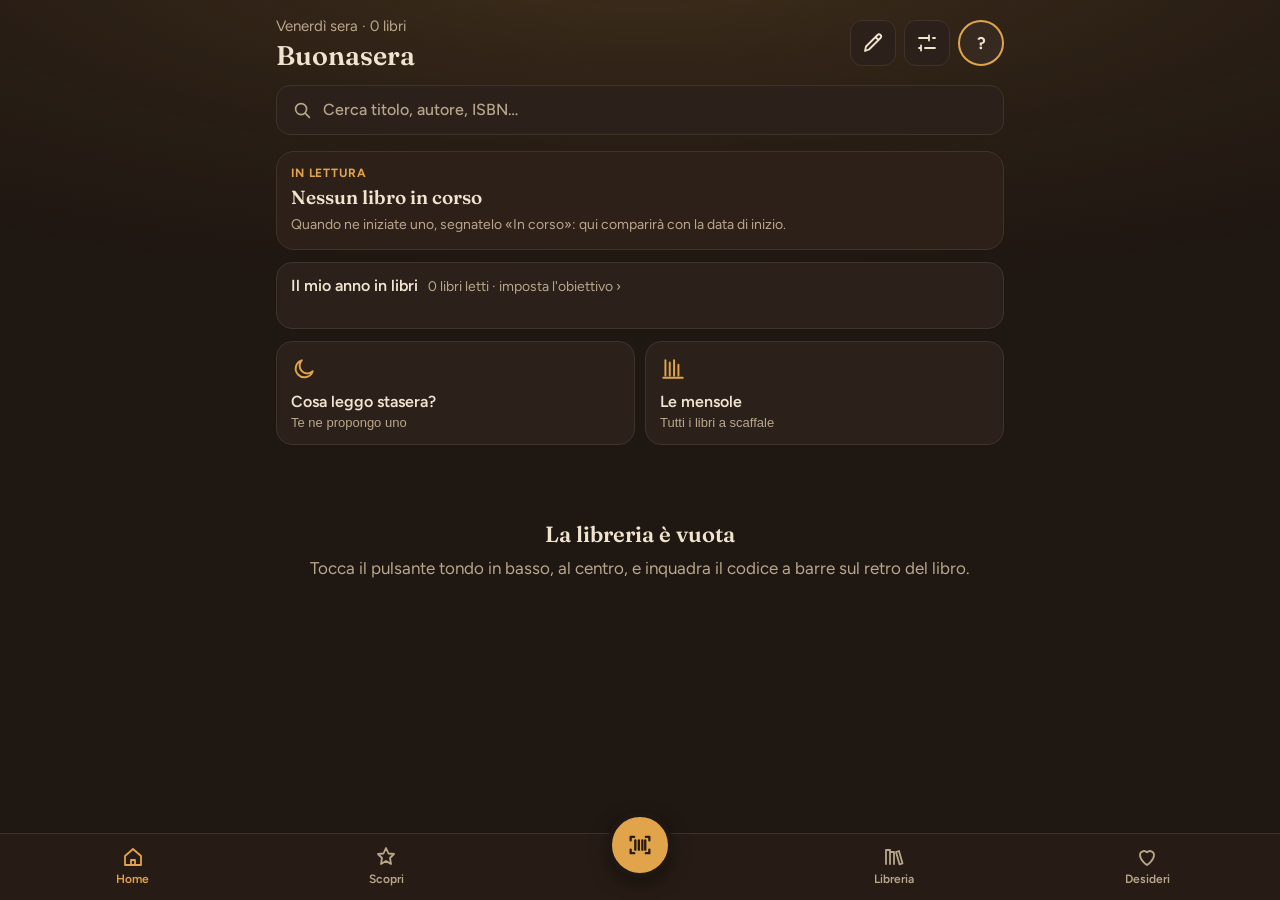
<file: index.html>
<!DOCTYPE html>
<html lang="it">
<head>
<meta charset="utf-8">
<meta name="viewport" content="width=device-width, initial-scale=1, viewport-fit=cover">
<title>Libreria</title>
<meta name="theme-color" content="#271C15">
<script>document.documentElement.dataset.theme = 'night';</script>
<meta name="apple-mobile-web-app-capable" content="yes">
<meta name="apple-mobile-web-app-title" content="Libreria">
<link rel="manifest" href="manifest.webmanifest?v=77">
<link rel="icon" href="icons/icon.svg?v=77" type="image/svg+xml">
<link rel="apple-touch-icon" href="icons/icon-180.png?v=77">
<meta name="apple-mobile-web-app-status-bar-style" content="black-translucent">
<meta name="mobile-web-app-capable" content="yes">
<link rel="preconnect" href="https://fonts.googleapis.com">
<link rel="preconnect" href="https://fonts.gstatic.com" crossorigin>
<link href="https://fonts.googleapis.com/css2?family=Figtree:wght@400;500;600;700&family=Fraunces:opsz,wght@9..144,500;9..144,600&display=swap" rel="stylesheet">
<link rel="stylesheet" href="style.css?v=77">
</head>
<body>

<!-- ============ SCHERMATA PRINCIPALE: la libreria ============ -->
<header class="top">
  <div class="top-row">
    <button class="icon-btn" id="btn-home" aria-label="Torna all'inizio: tutte le copertine"><svg viewBox="0 0 24 24" aria-hidden="true"><path d="M4 11l8-7 8 7M6 10v9h4v-5h4v5h4v-9"/></svg></button>
    <div class="top-title">
      <h1>Libreria</h1>
      <p class="count" id="count">Nessun libro</p>
    </div>
    <div class="top-actions">
      <button class="icon-btn" id="btn-search" aria-label="Cerca e ordina"><svg viewBox="0 0 24 24" aria-hidden="true"><circle cx="11" cy="11" r="6"/><path d="M20 20l-4.5-4.5"/></svg></button>
    <button class="icon-btn" id="btn-shelf" aria-label="Scaffale" aria-pressed="false"><svg viewBox="0 0 24 24" aria-hidden="true"><path d="M5 4v14M9 6v12M13 4v14M17 8v10M3 20h18"/></svg></button>
    <button class="icon-btn" id="btn-manual" aria-label="Aggiungi un libro scrivendo titolo o ISBN" title="Scrivi titolo o ISBN"><svg viewBox="0 0 24 24" aria-hidden="true"><path d="M4 20l1-4.5L16.5 4a2.1 2.1 0 0 1 3 3L8 18.5 4 20zM14.5 6l3 3" /></svg></button>
    <button class="icon-btn" id="btn-settings" aria-label="Impostazioni e backup">
      <svg viewBox="0 0 24 24" aria-hidden="true"><path d="M4 7h10M18 7h2M4 17h2M10 17h10M14 4.5v5M6 14.5v5" /></svg>
    </button>
    </div>
  </div>
  <div class="tabs" role="tablist">
    <button class="tab on" id="tab-library" role="tab" aria-selected="true">Libreria</button>
    <button class="tab" id="tab-wish" role="tab" aria-selected="false">Desideri</button>
    <button class="tab" id="tab-audio" role="tab" aria-selected="false">Audible</button>
  </div>
  <div class="tools" id="tools" hidden>
    <input type="search" id="search" placeholder="Titolo, autore, ISBN, note" autocomplete="off" aria-label="Cerca nella libreria">
    <select id="sort" aria-label="Ordina i libri">
      <option value="recent">Ultimi aggiunti</option>
      <option value="title">Titolo A-Z</option>
      <option value="author">Autore A-Z</option>
    </select>
  </div>
  <div class="filter-row">
    <button class="chip" id="btn-back" hidden aria-label="Indietro: torna al libro"><svg viewBox="0 0 24 24" aria-hidden="true"><path d="M15 5l-7 7 7 7"/></svg></button>
    <div class="filters" id="filters" aria-label="Filtra per genere"></div>
    <button class="chip select-btn" id="btn-select" aria-label="Seleziona più libri per modificarli insieme"><svg viewBox="0 0 24 24" aria-hidden="true"><rect x="4" y="4" width="16" height="16" rx="3"/><path d="M8.5 12.2l2.4 2.4 4.7-5"/></svg></button>
    <div class="view-toggle" id="view-cycle" role="group" aria-label="Vista"></div>
  </div>
  <div class="wish-lists" id="wish-lists" hidden></div>
  <button class="chip arrange-btn" id="btn-arrange" hidden>Suggerisci come disporli</button>
  <div class="view-menu" id="view-menu" hidden></div>
  <div class="shelf-sort" id="shelf-sort" hidden>
    <div class="seg" role="group" aria-label="Ordina lo scaffale per">
      <button data-sort="room">Stanza</button>
      <button data-sort="genre">Genere</button>
      <button data-sort="owner">Persona</button>
    </div>
  </div>
</header>

<main id="list" class="list"></main>

<nav class="bottom navbar" aria-label="Menù principale">
  <button class="nav-tab" id="nav-home" data-nav="home"><svg viewBox="0 0 24 24" aria-hidden="true"><path d="M4 11l8-7 8 7v9H4z"/><path d="M10 20v-5h4v5"/></svg>Home</button>
  <button class="nav-tab" id="nav-discover" data-nav="discover"><svg viewBox="0 0 24 24" aria-hidden="true"><path d="M12 3l2.5 5.5L20 9l-4 4 1 6-5-3-5 3 1-6-4-4 5.5-.5z"/></svg>Scopri</button>
  <div class="nav-mid">
    <button class="nav-scan" id="btn-scan" aria-label="Scansiona il codice a barre di un libro" title="Scansiona un libro">
      <svg viewBox="0 0 24 24" aria-hidden="true"><path d="M4 8V5h3M17 5h3v3M20 16v3h-3M7 19H4v-3M8 8v8M11 8v8M14 8v8M16.5 8v8" /></svg>
    </button>
  </div>
  <button class="nav-tab" id="nav-library" data-nav="library"><svg viewBox="0 0 24 24" aria-hidden="true"><path d="M4 19V5h4v14M8 19V7h4v12M14 7l3-1 3.5 12.5-3 .8z"/></svg>Libreria</button>
  <button class="nav-tab" id="nav-wish" data-nav="wish"><svg viewBox="0 0 24 24" aria-hidden="true"><path d="M12 20s-7-4.4-7-10a4 4 0 0 1 7-2.6A4 4 0 0 1 19 10c0 5.6-7 10-7 10z"/></svg>Desideri</button>
  <button id="btn-year" hidden aria-label="Il mio anno in libri e l'obiettivo"></button>
</nav>

<!-- ============ SCANNER ============ -->
<section class="sheet scanner" id="scanner" hidden aria-label="Scansione del codice a barre">
  <video id="video" playsinline muted autoplay></video>
  <div class="scan-frame" aria-hidden="true"><span></span></div>
  <div class="scan-top">
    <button class="btn dark" id="scan-close">Chiudi</button>
    <div class="scan-mode" role="tablist">
      <button class="on" id="scan-mode-add" role="tab">Aggiungi</button>
      <button id="scan-mode-batch" role="tab">Raffica</button>
      <button id="scan-mode-check" role="tab">Ce l'ho già?</button>
    </div>
    <button class="btn dark" id="scan-torch" hidden>Luce</button>
  </div>
  <div class="scan-result" id="scan-result" hidden role="status">
    <p class="scan-answer" id="scan-answer"></p>
    <p id="scan-detail"></p>
    <div class="stack">
      <button class="btn primary wide" id="scan-again">Controlla un altro libro</button>
      <button class="btn ghost wide" id="scan-open">Apri la scheda</button>
      <button class="btn ghost wide" id="scan-wish">Aggiungi ai desideri</button>
    </div>
  </div>
  <div class="scan-bottom">
    <p id="scan-status">Inquadra il codice a barre sul retro del libro</p>
    <div class="scan-batch-bar" id="scan-batch-bar" hidden>
      <span id="scan-batch-count">0 libri</span>
      <button class="btn primary" id="scan-batch-done">Ho finito</button>
    </div>
    <div class="scan-actions">
      <button class="btn dark" id="scan-type">Scrivi l'ISBN</button>
      <label class="btn dark">Fotografa il codice
        <input type="file" id="scan-photo" accept="image/*" capture="environment" hidden>
      </label>
    </div>
  </div>
</section>

<!-- ============ RIEPILOGO DELLA SCANSIONE A RAFFICA ============ -->
<section class="sheet" id="batch" hidden aria-label="Riepilogo della scansione a raffica">
  <div class="sheet-head">
    <button class="btn ghost" id="batch-more">Altri libri</button>
    <h2 id="batch-title">Raffica</h2>
    <button class="btn primary" id="batch-close">Fatto</button>
  </div>
  <div class="sheet-body">
    <p class="hint" id="batch-info"></p>
    <button class="btn ghost wide" id="batch-retry" hidden>Riprova quelli non cercati</button>
    <div id="batch-apply">
      <h3>Vale per tutti questi libri</h3>
      <p class="view-label">Di chi sono</p>
      <div class="chips" id="batch-owners"></div>
      <p class="view-label">Dove stanno</p>
      <div class="chips" id="batch-places"></div>
      <p class="view-label">Lettura</p>
      <div class="seg" id="batch-status"></div>
    </div>
    <h3>I libri</h3>
    <div id="batch-list" class="rows-in"></div>
  </div>
</section>

<!-- ============ AGGIUNTA A MANO: ISBN o titolo ============ -->
<section class="sheet" id="manual" hidden aria-label="Aggiungi un libro a mano">
  <div class="sheet-head">
    <button class="btn ghost" id="manual-close">Chiudi</button>
    <h2 id="manual-title">Aggiungi a mano</h2>
    <span></span>
  </div>
  <div class="sheet-body">
    <form id="manual-form" class="search-form">
      <label for="manual-q">ISBN, oppure titolo e autore</label>
      <div class="row">
        <input id="manual-q" type="text" placeholder="Es. Il nome della rosa, oppure 9788806219352" autocomplete="off">
        <button class="btn primary" type="submit">Cerca</button>
      </div>
    </form>
    <p class="hint" id="manual-status">Utile per i libri senza codice a barre.</p>
    <div id="manual-results" class="results"></div>
    <button class="btn ghost wide" id="manual-empty">Compila una scheda vuota</button>
  </div>
</section>

<!-- ============ SUGGERIMENTO DI DISPOSIZIONE ============ -->
<section class="sheet" id="arrange" hidden aria-label="Come disporre i libri">
  <div class="sheet-head">
    <button class="btn ghost" id="arrange-close">Chiudi</button>
    <h2>Come disporli</h2>
    <span></span>
  </div>
  <div class="sheet-body">
    <p class="hint">Gruppi di libri che stanno bene vicini. Dove metterli lo decidete voi: se un gruppo non entra in un ripiano, prosegue su quello sotto.</p>
    <p class="banner" id="arrange-metres"></p>
    <div id="arrange-body"></div>
  </div>
</section>

<!-- ============ FILTRI ============ -->
<section class="sheet" id="filter-sheet" hidden aria-label="Filtra i libri">
  <div class="sheet-head">
    <button class="btn ghost" id="filter-close">Chiudi</button>
    <h2>Filtra</h2>
    <button class="btn ghost" id="filter-clear">Togli tutti</button>
  </div>
  <div class="sheet-body has-foot">
    <p class="hint">Puoi accenderne più di uno, uno per gruppo: per esempio una persona e un genere.</p>
    <input type="search" id="filter-q" placeholder="Cerca un genere, una persona, un mobile" aria-label="Cerca tra i filtri" autocomplete="off">
    <div id="filter-body"></div>
    <div class="sheet-foot"><button class="btn primary wide" id="filter-done">Vedi i libri</button></div>
  </div>
</section>

<!-- ============ SCHEDA DA LEGGERE ============ -->
<section class="sheet" id="year" hidden aria-label="Il vostro anno in libri">
  <div class="sheet-head">
    <button class="btn ghost" id="year-close">Chiudi</button>
    <h2>Anno in libri</h2>
    <span></span>
  </div>
  <div class="sheet-body" id="year-body"></div>
</section>

<section class="sheet" id="view" hidden aria-label="Scheda del libro">
  <div class="sheet-head">
    <button class="btn ghost" id="view-close">Indietro</button>
    <span></span>
    <button class="btn ghost" id="view-edit">Modifica</button>
  </div>
  <div class="sheet-body" id="view-body"></div>
</section>

<!-- ============ SCHEDA LIBRO (sempre modificabile) ============ -->
<section class="sheet" id="book" hidden aria-label="Scheda del libro">
  <div class="sheet-head">
    <button class="btn ghost" id="book-close">Chiudi</button>
    <h2 id="book-heading">Scheda libro</h2>
    <button class="btn primary" id="book-save">Salva</button>
  </div>
  <form class="sheet-body" id="book-form" autocomplete="off">
    <p class="banner" id="book-banner" hidden></p>

    <div class="cover-row">
      <div class="cover big" id="f-cover-view"></div>
      <div class="cover-actions">
        <label class="btn ghost">Fotografa la copertina
          <input type="file" id="f-cover-file" accept="image/*" capture="environment" hidden>
        </label>
        <button type="button" class="btn ghost" id="f-cover-remove">Togli copertina</button>
        <div class="stores" id="f-stores"></div>
      </div>
    </div>

    <div class="field" data-key="title">
      <label for="f-title">Titolo</label>
      <input id="f-title" type="text">
    </div>
    <div class="field">
      <label for="f-subtitle">Sottotitolo <small>(facoltativo)</small></label>
      <input id="f-subtitle" type="text">
    </div>
    <div class="field" data-key="authors">
      <label for="f-authors">Autore <small>(più autori separati da virgola)</small></label>
      <input id="f-authors" type="text">
    </div>
    <div class="field" data-key="publisher">
      <label for="f-publisher">Casa editrice</label>
      <input id="f-publisher" type="text">
    </div>
    <div class="grid2">
      <div class="field" data-key="pages">
        <label for="f-pages">Pagine</label>
        <input id="f-pages" type="number" inputmode="numeric" min="1">
      </div>
      <div class="field" data-key="year">
        <label for="f-year">Anno</label>
        <input id="f-year" type="number" inputmode="numeric" min="1400" max="2100">
      </div>
    </div>

    <div class="field" data-key="list">
      <label>Dove lo metto</label>
      <div class="chips" id="f-lists"></div>
      <div class="row">
        <input id="f-list-new" type="text" placeholder="Nuova lista desideri" aria-label="Nuova lista desideri">
        <button type="button" class="btn ghost" id="f-list-add">Aggiungi</button>
      </div>
    </div>

    <div class="field" id="f-media-field">
      <label id="f-media-label">Ce l'ho in versione</label>
      <div class="chips" id="f-media"></div>
    </div>

    <div class="field" data-key="genres">
      <label>Genere <small id="f-genre-note"></small></label>
      <div class="chips" id="f-genres"></div>
      <div class="row">
        <input id="f-genre-new" type="text" placeholder="Nuovo genere" aria-label="Nuovo genere">
        <button type="button" class="btn ghost" id="f-genre-add">Aggiungi</button>
      </div>
    </div>

    <div class="field" id="f-status-field">
      <label>Lettura</label>
      <div class="seg" id="f-status">
        <button type="button" data-status="toread">Da leggere</button>
        <button type="button" data-status="reading">In corso</button>
        <button type="button" data-status="read">Letto</button>
      </div>
      <div class="field" id="f-readAt-field" style="margin-top:10px">
        <label for="f-readAt">Letto nel <small>(facoltativo)</small></label>
        <input id="f-readAt" type="text" placeholder="Anno o data, es. 2019">
      </div>
    </div>

    <h3>La vostra copia</h3>
    <div class="field">
      <label>Di chi è <small>(anche più persone)</small></label>
      <div class="chips" id="f-owners"></div>
      <div class="row">
        <input id="f-owner-new" type="text" placeholder="Altra persona" aria-label="Altra persona">
        <button type="button" class="btn ghost" id="f-owner-add">Aggiungi</button>
      </div>
    </div>
    <div class="field">
      <label>Voto</label>
      <div class="stars" id="f-rating"></div>
    </div>
    <div class="field">
      <label for="f-notes">Commento e note</label>
      <textarea id="f-notes" rows="3"></textarea>
    </div>
    <div class="field">
      <label>Dove sta in casa</label>
      <div class="chips" id="f-places"></div>
      <div class="row">
        <input id="f-place-new" type="text" placeholder="Nuovo mobile, es. Libreria soggiorno" aria-label="Nuovo mobile o libreria">
        <button type="button" class="btn ghost" id="f-place-add">Aggiungi</button>
      </div>
    </div>
    <div class="field">
      <label for="f-shelfRow">Ripiano <small>(facoltativo)</small></label>
      <input id="f-shelfRow" type="text" placeholder="Es. 2, oppure In alto">
    </div>
    <div class="field">
      <label for="f-theme">Tema <small>(facoltativo: es. Giappone, Montagna)</small></label>
      <input id="f-theme" type="text" list="theme-options" placeholder="Unisce libri di generi diversi">
      <datalist id="theme-options"></datalist>
    </div>
    <div class="grid2 wide-first">
      <div class="field">
        <label for="f-series">Serie o saga</label>
        <input id="f-series" type="text" list="series-options">
        <datalist id="series-options"></datalist>
      </div>
      <div class="field">
        <label for="f-seriesNum">Numero</label>
        <input id="f-seriesNum" type="number" inputmode="numeric" min="0">
      </div>
    </div>
    <div class="field">
      <label for="f-format">Formato <small>(facoltativo)</small></label>
      <select id="f-format">
        <option value=""></option>
        <option>Copertina rigida</option>
        <option>Copertina flessibile</option>
      </select>
    </div>
    <div class="grid2">
      <div class="field">
        <label for="f-boughtAt">Comprato il</label>
        <input id="f-boughtAt" type="date">
      </div>
      <div class="field">
        <label for="f-price">Prezzo (€)</label>
        <input id="f-price" type="number" inputmode="decimal" min="0" step="0.01">
      </div>
    </div>

    <h3 class="paper-only">Prestito</h3>
    <div class="grid2">
      <div class="field">
        <label for="f-loanTo">Prestato a</label>
        <input id="f-loanTo" type="text" placeholder="Nome">
      </div>
      <div class="field">
        <label for="f-loanDate">Dal</label>
        <input id="f-loanDate" type="date">
      </div>
    </div>
    <button type="button" class="btn ghost wide" id="f-loan-back">È tornato a casa</button>

    <h3>Altro</h3>
    <div class="field">
      <label for="f-plot">Trama</label>
      <textarea id="f-plot" rows="5"></textarea>
    </div>
    <div class="field" data-key="isbn">
      <label for="f-isbn">ISBN</label>
      <input id="f-isbn" type="text" inputmode="numeric">
    </div>

    <div class="form-actions">
      <button type="button" class="btn primary wide" id="book-bought">Comprato: sposta in libreria</button>
      <button type="button" class="btn primary wide" id="book-save-next">Salva e scansiona il prossimo</button>
      <button type="button" class="btn ghost wide" id="book-refill">Completa i campi vuoti dai cataloghi</button>
      <button type="button" class="btn danger wide" id="book-delete">Elimina dalla libreria</button>
    </div>
  </form>
</section>

<!-- ============ IMPOSTAZIONI ============ -->
<section class="sheet" id="settings" hidden aria-label="Impostazioni">
  <div class="sheet-head">
    <button class="btn ghost" id="settings-close">Chiudi</button>
    <h2>Impostazioni</h2>
    <span></span>
  </div>
  <div class="sheet-body">
    <p class="hint" id="app-version"></p>
    <h3>Da sistemare</h3>
    <div id="todo-box"></div>

    <h3>La vostra libreria online</h3>
    <div id="cloud-box"></div>

    <h3>Icona sulla schermata Home</h3>
    <p class="hint">Per aprire la libreria come un'app, a tutto schermo e senza la barra del browser.</p>
    <div id="install-box"></div>

    <h3>Importa da altre app</h3>
    <p class="hint">Da Goodreads (I miei libri → Importa/Esporta → Esporta biblioteca), StoryGraph, Libib, Handy Library, Bookshelf o un foglio Excel: scegli il file CSV o Excel. Oppure incolla un elenco, un libro per riga: ISBN, oppure «Titolo - Autore». I doppioni si saltano da soli.</p>
    <div class="stack">
      <label class="btn primary wide">Scegli il file da importare
        <input type="file" id="import-file" accept=".csv,.tsv,.txt,.xlsx,.xls,.ods,.json,text/csv,text/plain" hidden>
      </label>
      <textarea id="import-paste" rows="4" placeholder="9788804668237&#10;Shogun - James Clavell&#10;Kafka sulla spiaggia - Murakami" aria-label="Elenco di libri da importare"></textarea>
      <button class="btn ghost wide" id="import-paste-go">Importa l'elenco incollato</button>
    </div>

    <h3>Backup</h3>
    <p class="hint" id="settings-info"></p>
    <div class="stack">
      <button class="btn primary wide" id="backup-download">Scarica il backup</button>
      <label class="btn ghost wide">Ripristina da un backup
        <input type="file" id="backup-file" accept="application/json,.json" hidden>
      </label>
      <button class="btn ghost wide" id="export-csv">Esporta per Excel</button>
    </div>

    <h3>Catalogo Google Books</h3>
    <p class="hint" id="gkey-info">Per riconoscere i libri serve una chiave gratuita di Google Books. Incollala qui: resta salvata solo su questo telefono.</p>
    <div class="row">
      <input id="gkey" type="text" placeholder="Chiave Google Books" aria-label="Chiave Google Books" autocomplete="off" autocapitalize="off" spellcheck="false">
      <button class="btn primary" id="gkey-save">Salva e prova</button>
    </div>
    <p class="hint">I libri aggiunti con le prime versioni hanno copertine piccole. Qui si chiede a Google la stessa immagine, più grande.</p>
    <button class="btn ghost wide" id="covers-sharpen">Rendi più nitide le copertine</button>

    <h3>Grandezza delle copertine</h3>
    <p class="hint">Nella griglia puoi anche avvicinare o allontanare due dita.</p>
    <div class="seg" id="zoom-seg">
      <button data-zoom="1">Grandi</button>
      <button data-zoom="2">Medie</button>
      <button data-zoom="3">Piccole</button>
    </div>

    <h3>Mobili e librerie</h3>
    <p class="hint">Tocca un nome per cambiarlo. Un mobile si può eliminare solo quando è vuoto.</p>
    <div id="place-list" class="genre-list"></div>
    <div class="row">
      <input id="place-new" type="text" placeholder="Nuovo mobile, es. Scaffale taverna" aria-label="Nuovo mobile o libreria">
      <button class="btn ghost" id="place-add">Aggiungi</button>
    </div>

    <h3>Chi usa questo telefono</h3>
    <p class="hint">Serve per il saluto in cima alla libreria. Quando ci saranno gli accessi, lo saprà da solo.</p>
    <div class="chips" id="me-pick"></div>

    <h3>Come vedere i voti</h3>
    <p class="hint">Il voto è sempre lo stesso, cambia solo come si legge: 7,4 su 10 sono 3,7 stelle su 5. Vale per questo telefono.</p>
    <div class="chips" id="scale-pick"></div>

    <h3>Persone</h3>
    <p class="hint">Di chi sono i libri. Tocca un nome per cambiarlo: cambia in tutti i libri. Si elimina solo chi non ha libri.</p>
    <div id="owner-list" class="genre-list"></div>
    <div class="row">
      <input id="owner-new" type="text" placeholder="Nuova persona" aria-label="Nuova persona">
      <button class="btn ghost" id="owner-add">Aggiungi</button>
    </div>

    <h3>Liste desideri</h3>
    <p class="hint">Tocca un nome per cambiarlo. Una lista si può eliminare solo quando è vuota.</p>
    <div id="wish-list" class="genre-list"></div>
    <div class="row">
      <input id="wish-new" type="text" placeholder="Nuova lista desideri" aria-label="Nuova lista desideri">
      <button class="btn ghost" id="wish-add">Aggiungi</button>
    </div>

    <h3>Generi</h3>
    <p class="hint">Tocca un nome per cambiarlo. Se lo rinomini, si aggiorna in tutti i libri.</p>
    <div id="genre-list" class="genre-list"></div>
    <div class="row">
      <input id="genre-new" type="text" placeholder="Nuovo genere" aria-label="Nuovo genere">
      <button class="btn ghost" id="genre-add">Aggiungi</button>
    </div>
  </div>
</section>

<section class="sheet" id="import" hidden aria-label="Importa libri">
  <div class="sheet-head">
    <button class="btn ghost" id="import-close">Annulla</button>
    <h2>Importa</h2>
    <span></span>
  </div>
  <div class="sheet-body">
    <p class="hint" id="import-info"></p>
    <h3>Di chi sono</h3>
    <div class="chips" id="import-owners"></div>
    <h3>Versione</h3>
    <div class="seg" id="import-media"></div>
    <div id="import-toread-box">
      <h3>Libri «da leggere»</h3>
      <p class="hint" id="import-toread-n"></p>
      <div class="seg" id="import-toread"></div>
      <select id="import-list" aria-label="Lista desideri"></select>
    </div>
    <label class="check-row"><input type="checkbox" id="import-complete"> Completa copertine, trame e generi dai cataloghi</label>
    <button class="btn primary wide" id="import-go">Importa</button>
    <h3>Anteprima</h3>
    <div id="import-preview"></div>
  </div>
</section>

<div class="peek" id="review" hidden role="dialog" aria-labelledby="review-title">
  <div class="peek-card" id="review-card">
    <h2 id="review-title"></h2>
    <div class="stars" id="review-stars" role="group" aria-label="Voto"></div>
    <label class="review-when">Finito nel <input id="review-when" type="text" placeholder="es. 2026 o 12/03/2026" aria-label="Quando l'hai finito"></label>
    <textarea id="review-text" rows="4" placeholder="Cosa ne pensi? Due righe bastano (facoltativo)" aria-label="La tua recensione"></textarea>
    <div class="row">
      <button class="btn ghost" id="review-later">Più tardi</button>
      <button class="btn primary" id="review-save" style="flex:1">Salva</button>
    </div>
  </div>
</div>

<div class="select-bar" id="select-bar" hidden>
  <button class="btn ghost" id="select-cancel">Annulla</button>
  <span id="select-count">0 selezionati</span>
  <button class="btn ghost" id="select-all">Tutti</button>
  <button class="btn primary" id="select-edit">Modifica</button>
</div>

<section class="sheet" id="bulk" hidden aria-label="Modifica più libri">
  <div class="sheet-head">
    <button class="btn ghost" id="bulk-back"><svg viewBox="0 0 24 24" aria-hidden="true"><path d="M15 5l-7 7 7 7"/></svg>Indietro</button>
    <h2 id="bulk-title">Modifica</h2>
    <button class="btn primary" id="bulk-close">Fatto</button>
  </div>
  <div class="sheet-body">
    <p class="hint">Ogni scelta vale subito per tutti i libri selezionati. Un secondo tocco la toglie.</p>
    <p class="view-label">Di chi sono</p><div class="chips" id="bulk-owners"></div>
    <p class="view-label">Dove stanno</p><div class="chips" id="bulk-places"></div>
    <p class="view-label">Lettura</p><div class="seg" id="bulk-status"></div>
    <p class="view-label">Genere</p><div class="chips" id="bulk-genres"></div>
    <p class="view-label">Tema</p>
    <div class="row"><input id="bulk-theme" type="text" list="theme-options-bulk" placeholder="Es. Giappone (vuoto = togli)"><datalist id="theme-options-bulk"></datalist><button class="btn ghost" id="bulk-theme-go">Applica</button></div>
    <p class="view-label">Serie</p>
    <div class="row"><input id="bulk-series" type="text" list="series-options-bulk" placeholder="Es. Pokémon (vuoto = togli)"><datalist id="series-options-bulk"></datalist><button class="btn ghost" id="bulk-series-go">Applica</button></div>
    <button class="btn ghost wide danger" id="bulk-delete" style="margin-top:24px">Elimina i libri selezionati</button>
  </div>
</section>

<div class="peek" id="pick" hidden role="dialog" aria-label="Cosa leggo stasera?">
  <div class="peek-card" id="pick-card">
    <h3 class="rail-label">Cosa leggo stasera?</h3>
    <div class="seg" id="pick-lens"></div>
    <div class="pick-book" id="pick-book"></div>
    <p class="pick-plot" id="pick-plot"></p>
    <div class="row"><button class="btn ghost" id="pick-again">Un altro</button><button class="btn ghost" id="pick-open">Apri</button></div>
    <button class="btn primary wide" id="pick-start">Inizio a leggerlo</button>
    <button class="btn ghost wide" id="pick-close">Chiudi</button>
  </div>
</div>

<div class="peek" id="sugg" hidden role="dialog" aria-label="Libro proposto"><div class="peek-card sugg-card" id="sugg-card"></div></div>

<div class="peek" id="peek" hidden><div class="peek-card" id="peek-card"></div></div>

<div class="toast" id="toast" hidden role="status"></div>
<div class="update-bar" id="update-bar" hidden role="status"><span>C'è una versione nuova dell'app</span><button class="btn primary" id="update-go">Aggiorna</button></div>

<script src="vendor/zxing.min.js?v=77"></script>
<script src="app.js?v=77"></script>
<script src="vendor/supabase.min.js?v=77"></script>
<script src="cloud.js?v=77"></script>
</body>
</html>
</file>
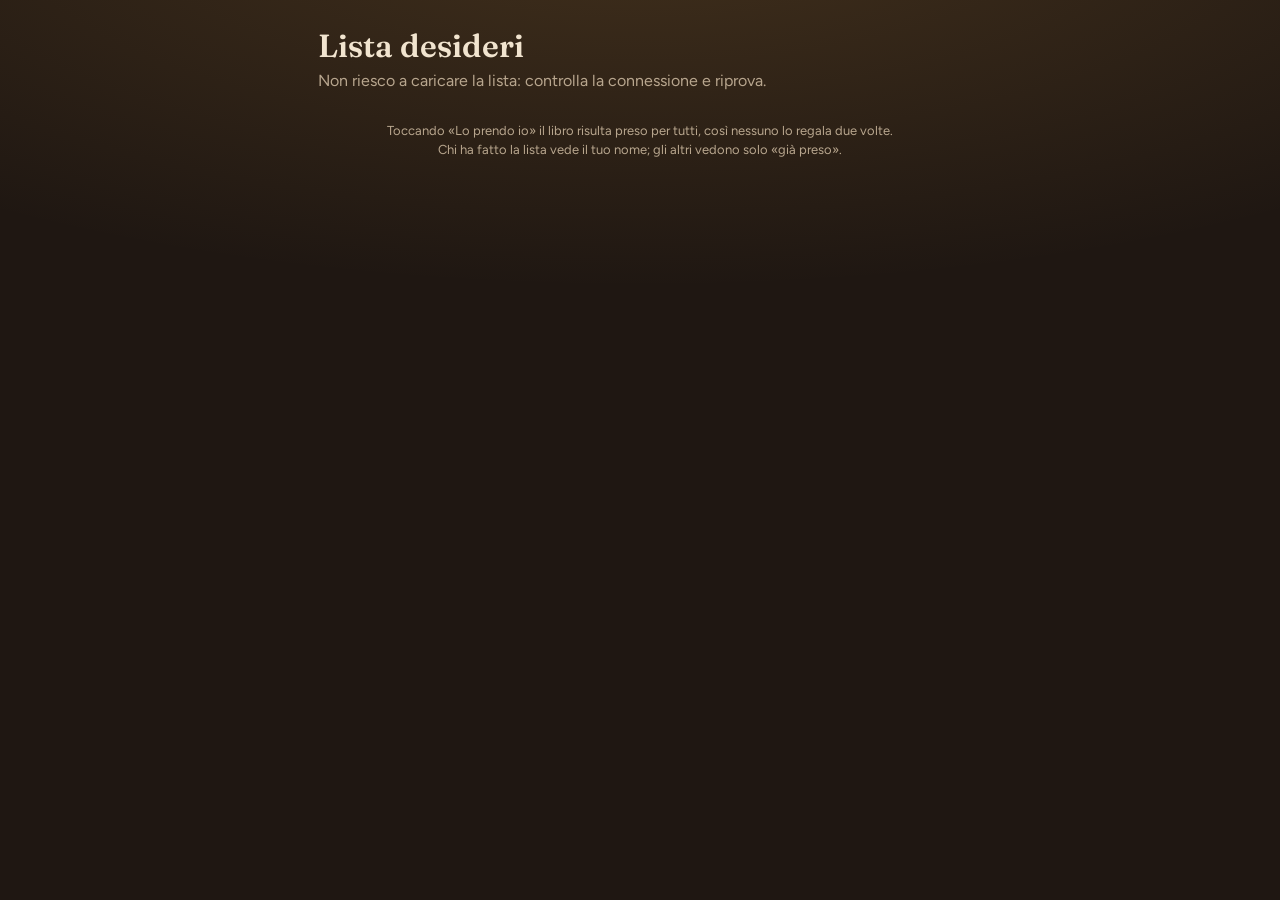
<file: share.html>
<!DOCTYPE html>
<html lang="it">
<head>
<meta charset="utf-8">
<meta name="viewport" content="width=device-width, initial-scale=1, viewport-fit=cover">
<meta name="theme-color" content="#271C15">
<meta name="robots" content="noindex">
<title>Lista desideri</title>
<link rel="icon" href="icons/icon.svg" type="image/svg+xml">
<link rel="preconnect" href="https://fonts.googleapis.com">
<link href="https://fonts.googleapis.com/css2?family=Figtree:wght@400;500;600;700&family=Fraunces:ital,opsz,wght@0,9..144,600;1,9..144,500&display=swap" rel="stylesheet">
<style>
  :root { --bg: #1F1712; --surface: #2B211A; --line: #4A3A2E; --ink: #F1E4CF; --muted: #B8A68E; --accent: #E2A44B; --accent-ink: #1F1712; }
  * { box-sizing: border-box; }
  body { margin: 0; min-height: 100vh; background: radial-gradient(120% 60% at 50% -10%, rgba(226, 164, 75, .18), transparent 70%) var(--bg); color: var(--ink); font: 400 16px/1.45 Figtree, system-ui, sans-serif; }
  main { max-width: 680px; margin: 0 auto; padding: calc(28px + env(safe-area-inset-top)) 18px 60px; }
  h1 { margin: 0; font: 600 32px/1.1 Fraunces, Georgia, serif; }
  .sub { margin: 6px 0 22px; color: var(--muted); }
  .book { display: flex; gap: 14px; padding: 14px 0; border-bottom: 1px solid var(--line); align-items: center; }
  .cover { width: 64px; height: 96px; flex: 0 0 64px; border-radius: 2px 5px 5px 2px; background: #3F4A6B center / cover no-repeat; box-shadow: 0 1px 2px rgba(0,0,0,.5), 3px 4px 10px rgba(0,0,0,.35); display: grid; place-items: center; font: italic 600 12px/1.1 Fraunces, serif; text-align: center; padding: 6px; overflow: hidden; }
  .info { flex: 1; min-width: 0; }
  .t { font: 600 17px/1.25 Fraunces, Georgia, serif; }
  .a { color: var(--muted); font-size: 14px; }
  .p { color: var(--accent); font-weight: 600; font-size: 14px; }
  button { min-height: 42px; padding: 0 14px; border-radius: 999px; border: 1.5px solid var(--accent); background: var(--accent); color: var(--accent-ink); font: 600 14px/1 Figtree, sans-serif; cursor: pointer; white-space: nowrap; }
  button.ghost { background: none; color: var(--ink); border-color: var(--line); }
  .taken { color: var(--muted); font-size: 13px; text-align: right; }
  .taken.mine { color: var(--accent); }
  .empty { margin-top: 30px; color: var(--muted); text-align: center; }
  .foot { margin-top: 30px; color: var(--muted); font-size: 13px; text-align: center; }
  dialog { border: 1px solid var(--accent); border-radius: 16px; background: var(--surface); color: var(--ink); padding: 20px; width: min(360px, 92vw); }
  dialog::backdrop { background: rgba(0,0,0,.55); }
  dialog input { width: 100%; min-height: 46px; margin: 10px 0 14px; padding: 0 12px; border-radius: 12px; border: 1.5px solid var(--line); background: var(--bg); color: var(--ink); font: inherit; }
  dialog .row { display: flex; gap: 8px; justify-content: flex-end; }
</style>
</head>
<body>
<main>
  <h1 id="title">Lista desideri</h1>
  <p class="sub" id="sub">Carico la lista…</p>
  <div id="books"></div>
  <p class="foot">Toccando «Lo prendo io» il libro risulta preso per tutti, così nessuno lo regala due volte.<br>Chi ha fatto la lista vede il tuo nome; gli altri vedono solo «già preso».</p>
</main>
<dialog id="ask">
  <form method="dialog" id="ask-form">
    <strong id="ask-title">Lo prendi tu?</strong>
    <input id="ask-name" maxlength="60" placeholder="Il tuo nome" autocomplete="name" required>
    <div class="row"><button type="button" class="ghost" id="ask-cancel">Annulla</button><button type="submit">Lo prendo io</button></div>
  </form>
</dialog>
<script>
/* Pagina pubblica di una lista desideri della Libreria: si apre solo con il link (il «token»). */
const URL_DB = 'https://yhtdnfxlszkeydlnxwme.supabase.co/rest/v1/rpc/';
const KEY = 'sb_publishable_y_GGmVv2RD7z83XXgGStDw_0HfaoloX';
const token = new URLSearchParams(location.search).get('t') || '';
const mine = JSON.parse(localStorage.getItem('libreria.share.' + token) || '{}'); // libri presi da questo telefono: id → codice
const $ = (id) => document.getElementById(id);
const esc = (s) => String(s ?? '').replace(/[&<>"']/g, (c) => ({ '&': '&amp;', '<': '&lt;', '>': '&gt;', '"': '&quot;', "'": '&#39;' }[c]));
let data = null, pending = null;

async function rpc(name, body) {
  const r = await fetch(URL_DB + name, { method: 'POST', headers: { apikey: KEY, 'Content-Type': 'application/json' }, body: JSON.stringify(body) });
  if (!r.ok) throw new Error('rete');
  return r.json();
}
async function load() {
  try { data = await rpc('libreria_share_get', { p_token: token }); }
  catch (e) { $('sub').textContent = 'Non riesco a caricare la lista: controlla la connessione e riprova.'; return; }
  if (!data) { $('sub').textContent = 'Questo link non è più valido. Chiedi il link nuovo a chi te l\'ha mandato.'; return; }
  render();
}
function render() {
  document.title = 'Lista desideri: ' + data.list;
  $('title').textContent = 'Lista desideri: ' + data.list;
  const free = data.books.filter((b) => !b.taken).length;
  $('sub').textContent = data.books.length ? (free === 1 ? '1 libro ancora da regalare' : free + ' libri ancora da regalare') + ' su ' + data.books.length : '';
  $('books').innerHTML = data.books.length ? data.books.map((b) => {
    const price = Number(String(b.price || '').replace(',', '.'));
    const cover = b.cover ? `style="background-image:url('${esc(b.cover.replace(/^http:/, 'https:'))}')"` : '';
    const action = mine[b.id] && b.taken ? `<div class="taken mine">Lo prendi tu<br><button class="ghost" data-undo="${esc(b.id)}">Annulla</button></div>`
      : b.taken ? '<div class="taken">Già preso</div>'
      : `<button data-claim="${esc(b.id)}">Lo prendo io</button>`;
    return `<div class="book"><div class="cover" ${cover}>${b.cover ? '' : esc(b.title)}</div>
      <div class="info"><div class="t">${esc(b.title)}</div><div class="a">${esc(b.authors || '')}${b.publisher ? ' · ' + esc(b.publisher) : ''}</div>${price > 0 ? `<div class="p">${price.toFixed(2).replace('.', ',')} €</div>` : ''}</div>${action}</div>`;
  }).join('') : '<p class="empty">La lista è vuota, per ora.</p>';
}
$('books').addEventListener('click', async (e) => {
  const c = e.target.closest('[data-claim]');
  if (c) { pending = c.dataset.claim; $('ask-title').textContent = 'Prendi «' + data.books.find((b) => b.id === pending).title + '»?'; $('ask-name').value = localStorage.getItem('libreria.share.name') || ''; $('ask').showModal(); return; }
  const u = e.target.closest('[data-undo]');
  if (u) {
    const id = u.dataset.undo;
    try { await rpc('libreria_share_unclaim', { p_token: token, p_claim: mine[id] }); } catch (err) { return alert('Non riesco ad annullare: riprova.'); }
    delete mine[id]; localStorage.setItem('libreria.share.' + token, JSON.stringify(mine)); load();
  }
});
$('ask-cancel').addEventListener('click', () => $('ask').close());
$('ask-form').addEventListener('submit', async (e) => {
  e.preventDefault();
  const name = $('ask-name').value.trim();
  if (!name) return;
  localStorage.setItem('libreria.share.name', name);
  $('ask').close();
  let r;
  try { r = await rpc('libreria_share_claim', { p_token: token, p_book: pending, p_name: name }); } catch (err) { return alert('Non riesco a segnarlo: controlla la connessione.'); }
  if (r && r.ok) { mine[pending] = r.claim; localStorage.setItem('libreria.share.' + token, JSON.stringify(mine)); }
  else if (r && r.error === 'taken') alert('Qualcuno l\'ha appena preso prima di te.');
  load();
});
load();
</script>
</body>
</html>
</file>
<file: style.css>
/* Libreria di casa — stile.
   Idea: l'angolo del divano con la luce calda. Le copertine fanno il colore.
   Testo grande, pulsanti ampi, pensato prima per il telefono. */

:root {
  /* Tema Sera (base): stanza in penombra, luce ambrata. */
  --bg: #1F1712;
  --surface: #2B211A;
  --ink: #F1E4CF;
  --muted: #B9A78D;
  --line: #40332A;
  --accent: #E2A44B;
  --accent-ink: #2A1C0B;
  --accent-soft: #352920;
  --warn: #F0B45C;
  --warn-soft: #3A2E18;
  --danger: #F08A8A;
  --wood: #8A6A48;
  --wood-dark: #6E5338;
  --book: var(--accent);
  --book-ink: var(--accent-ink);
  --font-display: "Fraunces", Georgia, "Times New Roman", serif;
  --font-body: "Figtree", system-ui, -apple-system, "Segoe UI", Roboto, sans-serif;
  --radius: 12px;
  color-scheme: dark;
}

/* Tema Giorno: giallo antico, nero e oro. Si sceglie dalle Impostazioni. */
:root[data-theme="day"] {
  --bg: #EADBAA;
  --surface: #F6EDD0;
  --ink: #1E1A14;
  --muted: #5A4F33;
  --line: #D2C08A;
  --accent: #1E1A14;
  --accent-ink: #E9C76B;
  --accent-soft: #DCCA93;
  --warn: #7A4A00;
  --warn-soft: #F3DFA0;
  --danger: #8E2222;
  color-scheme: light;
}

* { box-sizing: border-box; }
html, body { height: 100%; }
body {
  margin: 0;
  background: var(--bg);
  color: var(--ink);
  font: 17px/1.45 var(--font-body);
  -webkit-text-size-adjust: 100%;
}
h1, h2, h3 { font-family: var(--font-display); font-weight: 600; margin: 0; text-wrap: balance; }
h1 { font-size: 30px; line-height: 1.1; }
h2 { font-size: 19px; text-align: center; }
h3 { font-size: 20px; margin: 28px 0 6px; }
p { margin: 0; }
small { font-weight: 400; color: var(--muted); }
[hidden] { display: none !important; }

/* ---------- Pulsanti ---------- */
.btn {
  display: inline-flex; align-items: center; justify-content: center; gap: 8px;
  min-height: 46px; padding: 0 16px;
  border: 1.5px solid transparent; border-radius: var(--radius);
  font: 600 16px/1 var(--font-body); color: var(--ink);
  background: transparent; cursor: pointer; text-decoration: none;
  -webkit-tap-highlight-color: transparent;
}
.btn svg, .icon-btn svg { width: 24px; height: 24px; fill: none; stroke: currentColor; stroke-width: 1.8; stroke-linecap: round; stroke-linejoin: round; }
.btn.primary { background: var(--accent); color: var(--accent-ink); }
.btn.ghost { border-color: var(--line); background: var(--surface); }
.btn.danger { border-color: var(--line); color: var(--danger); background: var(--surface); }
.btn.dark { background: rgba(0, 0, 0, .55); color: #fff; border-color: rgba(255, 255, 255, .35); }
.btn.big { min-height: 56px; font-size: 18px; flex: 1; white-space: nowrap; }
.btn.wide { width: 100%; }
.btn:focus-visible, .icon-btn:focus-visible, input:focus-visible, select:focus-visible, textarea:focus-visible, .chip:focus-visible {
  outline: 3px solid var(--accent); outline-offset: 2px;
}
.icon-btn {
  width: 46px; height: 46px; border-radius: var(--radius);
  border: 1.5px solid var(--line); background: var(--surface); color: var(--ink);
  display: grid; place-items: center; cursor: pointer;
}

/* ---------- Campi ---------- */
input[type="text"], input[type="search"], input[type="number"], select, textarea {
  width: 100%; min-height: 46px; padding: 10px 12px;
  border: 1.5px solid var(--line); border-radius: var(--radius);
  background: var(--surface); color: var(--ink);
  font: 17px/1.3 var(--font-body);
}
textarea { resize: vertical; }
.row { display: flex; gap: 8px; }
.row > input { flex: 1; min-width: 0; }
.stack { display: grid; gap: 10px; }
.hint { color: var(--muted); font-size: 15px; margin: 4px 0 12px; }

/* ---------- Testata ---------- */
.top {
  position: sticky; top: 0; z-index: 5;
  background: var(--bg);
  padding: calc(14px + env(safe-area-inset-top)) 16px 10px;
  border-bottom: 1px solid var(--line);
}
.top-row { display: flex; justify-content: space-between; align-items: flex-start; gap: 12px; }
.count { color: var(--muted); font-size: 15px; margin-top: 2px; font-variant-numeric: tabular-nums; }
.tabs { display: grid; grid-template-columns: 1fr 1fr; gap: 4px; margin-top: 12px; padding: 4px; border-radius: var(--radius); background: var(--line); }
.tab { min-height: 42px; border: 0; border-radius: 9px; background: transparent; color: var(--ink); font: 600 16px/1 var(--font-body); cursor: pointer; font-variant-numeric: tabular-nums; }
.tab.on { background: var(--surface); }
.tab:focus-visible { outline: 3px solid var(--accent); outline-offset: 2px; }
.tag.wish { background: var(--warn-soft); color: var(--warn); }
.tools { display: flex; gap: 8px; margin-top: 12px; }
.tools input { flex: 1; min-width: 0; }
.tools select { width: auto; flex: 0 0 auto; max-width: 46%; }
.filters { display: flex; gap: 8px; overflow-x: auto; padding: 10px 0 2px; scrollbar-width: none; }
.filters::-webkit-scrollbar { display: none; }
.filters:empty { display: none; }

/* ---------- Etichette genere ---------- */
.chip {
  flex: 0 0 auto;
  min-height: 38px; padding: 0 14px; border-radius: 999px;
  border: 1.5px solid var(--line); background: var(--surface); color: var(--ink);
  font: 500 15px/1 var(--font-body); cursor: pointer; white-space: nowrap;
}
.chip.on { background: var(--accent); border-color: var(--accent); color: var(--accent-ink); font-weight: 600; }
.chips { display: flex; flex-wrap: wrap; gap: 8px; margin-bottom: 10px; }
.tag { display: inline-block; padding: 2px 9px; border-radius: 999px; background: var(--accent-soft); color: var(--ink); font-size: 13px; font-weight: 500; }

/* ---------- Elenco libri ---------- */
.list { padding: 8px 16px calc(110px + env(safe-area-inset-bottom)); max-width: 760px; margin: 0 auto; }
.book {
  display: flex; gap: 14px; width: 100%; text-align: left;
  padding: 12px 0; border: 0; border-bottom: 1px solid var(--line);
  background: none; color: inherit; font: inherit; cursor: pointer;
}
.book-info { min-width: 0; flex: 1; display: grid; gap: 3px; align-content: start; }
.book-title { font-family: var(--font-display); font-weight: 600; font-size: 18px; line-height: 1.2; overflow-wrap: anywhere; }
.book-author { font-size: 16px; }
.book-meta { color: var(--muted); font-size: 14px; font-variant-numeric: tabular-nums; }
.book-tags { display: flex; flex-wrap: wrap; gap: 5px; margin-top: 3px; }
.missing-dot { color: var(--warn); font-size: 14px; font-weight: 600; }

.cover {
  flex: 0 0 auto; width: 60px; height: 90px; border-radius: 4px; overflow: hidden;
  background: var(--accent-soft); border: 1px solid var(--line);
  display: grid; place-items: center; text-align: center;
  font: 600 20px/1 var(--font-display); color: var(--accent);
}
.cover img { width: 100%; height: 100%; object-fit: cover; display: block; }
.cover.big { width: 112px; height: 168px; font-size: 34px; border-radius: 6px; }

.empty { text-align: center; padding: 56px 12px; color: var(--muted); }
.empty strong { display: block; font: 600 22px/1.2 var(--font-display); color: var(--ink); margin-bottom: 8px; }

/* ---------- Barra in basso ---------- */
.bottom {
  position: fixed; left: 0; right: 0; bottom: 0; z-index: 6;
  display: flex; gap: 10px; justify-content: center;
  padding: 12px 16px calc(12px + env(safe-area-inset-bottom));
  background: linear-gradient(to top, var(--bg) 70%, transparent);
}
.bottom .btn.ghost { min-height: 56px; }

/* ---------- Schede a tutto schermo ---------- */
.sheet {
  position: fixed; inset: 0; z-index: 20;
  background: var(--bg); display: flex; flex-direction: column;
}
.sheet-head {
  display: grid; grid-template-columns: 1fr auto 1fr; align-items: center; gap: 8px;
  padding: calc(10px + env(safe-area-inset-top)) 12px 10px;
  border-bottom: 1px solid var(--line); background: var(--bg);
}
.sheet-head > :first-child { justify-self: start; }
.sheet-head > :last-child { justify-self: end; }
.sheet-body {
  flex: 1; overflow-y: auto; -webkit-overflow-scrolling: touch;
  padding: 16px 16px calc(32px + env(safe-area-inset-bottom));
  width: 100%; max-width: 640px; margin: 0 auto;
}

.field { margin-bottom: 14px; }
.field label { display: block; font-weight: 600; font-size: 15px; margin-bottom: 5px; }
.field.missing > input { border-color: var(--warn); background: var(--warn-soft); }
.field.missing > label::after {
  content: "da completare"; margin-left: 8px; padding: 1px 8px; border-radius: 999px;
  background: var(--warn-soft); color: var(--warn); font-size: 12px; font-weight: 600;
}
.grid2 { display: grid; grid-template-columns: 1fr 1fr; gap: 12px; }
.cover-row { display: flex; gap: 14px; margin-bottom: 18px; }
.cover-actions { display: grid; gap: 8px; align-content: start; flex: 1; min-width: 0; }
.stores { display: flex; flex-wrap: wrap; gap: 6px 14px; margin-top: 4px; font-size: 15px; }
.stores a { color: var(--accent); font-weight: 600; text-underline-offset: 3px; }
.form-actions { display: grid; gap: 10px; margin-top: 24px; }
.banner { padding: 12px 14px; border-radius: var(--radius); background: var(--warn-soft); color: var(--ink); border: 1px solid var(--warn); margin-bottom: 16px; font-size: 15px; }

/* ---------- Ricerca a mano ---------- */
.search-form label { display: block; font-weight: 600; font-size: 15px; margin-bottom: 5px; }
.results { margin: 4px 0 16px; }

/* ---------- Generi nelle impostazioni ---------- */
.genre-list { display: grid; gap: 8px; margin-bottom: 12px; }
.genre-item { display: flex; gap: 8px; }
.genre-item input { flex: 1; min-width: 0; }

/* ---------- Scanner ---------- */
.scanner { background: #000; color: #fff; }
.scanner video { position: absolute; inset: 0; width: 100%; height: 100%; object-fit: cover; }
.scan-frame { position: absolute; inset: 0; display: grid; place-items: center; pointer-events: none; }
.scan-frame span {
  width: min(82vw, 420px); height: min(34vw, 170px);
  border: 3px solid #fff; border-radius: 14px;
  box-shadow: 0 0 0 100vmax rgba(0, 0, 0, .45);
}
.scan-top, .scan-bottom { position: absolute; left: 0; right: 0; padding: 14px 16px; z-index: 2; }
.scan-top { top: env(safe-area-inset-top); display: flex; justify-content: space-between; }
.scan-bottom { bottom: env(safe-area-inset-bottom); text-align: center; }
.scan-bottom p { font-size: 18px; font-weight: 600; margin-bottom: 14px; text-shadow: 0 1px 4px #000; }
.scan-actions { display: flex; gap: 10px; justify-content: center; flex-wrap: wrap; }

/* ---------- Avviso in basso ---------- */
.toast {
  position: fixed; left: 16px; right: 16px; bottom: calc(92px + env(safe-area-inset-bottom)); z-index: 40;
  max-width: 520px; margin: 0 auto;
  display: flex; align-items: center; justify-content: space-between; gap: 12px;
  padding: 12px 16px; border-radius: var(--radius);
  background: var(--ink); color: var(--bg); font-weight: 500;
  box-shadow: 0 6px 24px rgba(0, 0, 0, .25);
}
.toast button { background: none; border: 0; color: inherit; font: 700 16px var(--font-body); text-decoration: underline; cursor: pointer; padding: 6px; }

@media (prefers-reduced-motion: no-preference) {
  .sheet { animation: rise .18s ease-out; }
  @keyframes rise { from { transform: translateY(12px); } to { transform: none; } }
}
.btn:disabled { opacity: .55; cursor: default; }

/* ---------- Scheda: la vostra copia ---------- */
input[type="date"] { width: 100%; min-height: 46px; padding: 10px 12px; border: 1.5px solid var(--line); border-radius: var(--radius); background: var(--surface); color: var(--ink); font: 17px/1.3 var(--font-body); }
.grid2.wide-first { grid-template-columns: 2fr 1fr; }
.stars { display: flex; gap: 4px; --s-on: var(--accent); --s-off: var(--line); touch-action: pan-y; user-select: none; -webkit-user-select: none; -webkit-touch-callout: none; }
.stars button { width: 46px; height: 46px; border: 0; background: none; font-size: 32px; line-height: 1; color: var(--s-off); cursor: pointer; padding: 0; }
.stars button.on { color: var(--s-on); }
.stars button.half { color: transparent; background: linear-gradient(90deg, var(--s-on) 50%, var(--s-off) 50%); -webkit-background-clip: text; background-clip: text; }
.stars-val { align-self: center; margin-left: 8px; min-width: 2.2em; font-weight: 600; color: var(--muted); }
.stars button:focus-visible { outline: 3px solid var(--accent); outline-offset: 2px; }
.tag.loan { background: var(--ink); color: var(--bg); }

/* ---------- Scanner: modalità e risposta ---------- */
.scan-top { align-items: center; gap: 8px; }
.scan-mode { display: flex; padding: 3px; border-radius: 999px; background: rgba(0, 0, 0, .55); border: 1.5px solid rgba(255, 255, 255, .35); }
.scan-mode button { min-height: 38px; padding: 0 12px; border: 0; border-radius: 999px; background: none; color: #fff; font: 600 14px/1 var(--font-body); cursor: pointer; white-space: nowrap; }
.scan-mode button.on { background: #fff; color: #000; }
.scan-result { position: absolute; left: 16px; right: 16px; top: 50%; transform: translateY(-50%); z-index: 3; max-width: 460px; margin: 0 auto; padding: 22px 18px; border-radius: 16px; background: var(--bg); color: var(--ink); text-align: center; }
.scan-answer { font: 600 30px/1.15 var(--font-display); margin-bottom: 8px; }
.scan-result p + .stack { margin-top: 18px; }

/* ---------- Nuova veste: testata, viste, scaffale ---------- */
h1 { font-size: 28px; }
.top-actions { display: flex; gap: 8px; align-items: center; }
.views { display: flex; padding: 2px; border-radius: var(--radius); background: var(--surface); border: 1.5px solid var(--line); }
.views button { width: 40px; height: 40px; border: 0; border-radius: 9px; background: none; color: var(--muted); display: grid; place-items: center; cursor: pointer; }
.views button.on { background: var(--accent); color: var(--accent-ink); }
.views svg { width: 22px; height: 22px; fill: none; stroke: currentColor; stroke-width: 1.8; stroke-linecap: round; stroke-linejoin: round; }
.views button:focus-visible, .seg button:focus-visible, .cell:focus-visible, .spine:focus-visible { outline: 3px solid var(--accent); outline-offset: 2px; }
.btn.big { border-radius: 16px; box-shadow: 0 8px 20px rgba(0, 0, 0, .28); }
.seg { display: flex; flex: 1; padding: 3px; gap: 3px; border-radius: 13px; background: var(--accent-soft); }
.seg button { flex: 1; min-height: 40px; border: 0; border-radius: 10px; background: none; color: var(--muted); font: 600 15px/1 var(--font-body); cursor: pointer; }
.seg button.on { background: var(--accent); color: var(--accent-ink); }
.shelf-sort { display: flex; align-items: center; gap: 10px; padding-top: 10px; color: var(--muted); font-size: 14px; }

/* Griglia di copertine */
.list.grid { display: grid; grid-template-columns: repeat(auto-fill, minmax(98px, 1fr)); gap: 20px 14px; padding-top: 18px; }
.cell { display: grid; gap: 6px; align-content: start; padding: 0; border: 0; background: none; color: inherit; font: inherit; text-align: left; cursor: pointer; min-width: 0; }
.cell-cover { aspect-ratio: 2 / 3; border-radius: 4px; overflow: hidden; display: flex; flex-direction: column; justify-content: space-between; padding: 9px; box-shadow: 0 6px 14px rgba(0, 0, 0, .3); font: 600 20px/1 var(--font-display); }
.cell-cover:has(img) { padding: 0; }
.cell-cover img { width: 100%; height: 100%; object-fit: cover; display: block; }
.ph-author { font: 500 10px/1.2 var(--font-body); letter-spacing: .03em; overflow: hidden; }
.ph-title { font: 600 13px/1.15 var(--font-display); overflow-wrap: anywhere; }
.cell-title { font-size: 13px; line-height: 1.25; color: var(--muted); display: -webkit-box; -webkit-line-clamp: 2; -webkit-box-orient: vertical; overflow: hidden; }
.cell .tag { justify-self: start; }

/* Scaffale con i dorsi */
.list.shelves { display: grid; gap: 26px; padding-top: 20px; }
.shelf-label { font: 600 13px/1 var(--font-body); letter-spacing: .06em; text-transform: uppercase; color: var(--muted); margin: 0 0 10px; }
.shelf-row { display: flex; align-items: flex-end; gap: 3px; min-height: 220px; padding: 0 8px; overflow-x: auto; scrollbar-width: none; }
.shelf-row::-webkit-scrollbar { display: none; }
.spine { flex: 0 0 auto; border: 0; border-radius: 3px 3px 0 0; padding: 10px 0; display: flex; align-items: center; justify-content: center; overflow: hidden; cursor: pointer; }
.spine span { writing-mode: vertical-rl; font: 600 12px/1.1 var(--font-display); max-height: 100%; overflow: hidden; white-space: nowrap; text-overflow: ellipsis; }
.plank { height: 12px; border-radius: 3px; background: var(--wood); box-shadow: 0 6px 0 -1px var(--wood-dark); margin-bottom: 6px; }

/* Scheda: prende il colore della copertina */
#book .sheet-head { background: color-mix(in srgb, var(--book) 26%, var(--bg)); border-bottom-color: transparent; }
#book .cover-row { margin: -16px -16px 18px; padding: 16px; background: color-mix(in srgb, var(--book) 26%, var(--bg)); }
#book .btn.primary, #book .chip.on { background: var(--book); border-color: var(--book); color: var(--book-ink); }
#book .stars { --s-on: color-mix(in srgb, var(--book) 60%, var(--ink)); }
.cover.big { box-shadow: 0 8px 18px rgba(0, 0, 0, .3); border: 0; }
.top h1 { font-size: 23px; white-space: nowrap; }
.top-row { align-items: center; }
.spine { align-items: flex-start; }

/* ---------- Versione 11: testata che si ritira, zoom, scheda da leggere ---------- */
.top { transition: transform .2s ease; }
.top.away { transform: translateY(-100%); }
@media (prefers-reduced-motion: reduce) { .top { transition: none; } }
.tabs { margin-top: 10px; }
.list.grid { touch-action: pan-y; }
.list.grid.z2 { grid-template-columns: repeat(auto-fill, minmax(74px, 1fr)); gap: 16px 12px; }
.list.grid.z3 { grid-template-columns: repeat(auto-fill, minmax(58px, 1fr)); gap: 12px 10px; }
.z2 .cell-title { font-size: 12px; }
.z3 .cell-title, .z3 .ph-author, .z3 .cell .tag { display: none; }
.z2 .cell-cover, .z3 .cell-cover { padding: 6px; }
.z2 .ph-title { font-size: 11px; }
.z3 .ph-title { font-size: 9px; }
@media (prefers-reduced-motion: no-preference) {
  .cell.new .cell-cover, .book.new .cover { animation: pop .5s ease-out; }
  @keyframes pop { from { transform: scale(.6); opacity: .3; } 60% { transform: scale(1.06); } to { transform: none; opacity: 1; } }
}
.toast-cover { width: 34px; height: 50px; object-fit: cover; border-radius: 3px; flex: 0 0 auto; }
.toast span { flex: 1; }

#view .sheet-head { background: color-mix(in srgb, var(--book) 26%, var(--bg)); border-bottom-color: transparent; }
.hero { margin: -16px -16px 0; padding: 8px 16px 20px; background: color-mix(in srgb, var(--book) 26%, var(--bg)); display: grid; gap: 16px; }
.hero-main { display: flex; gap: 16px; align-items: flex-end; }
.hero-main .cover.big { width: 124px; height: 186px; }
.hero-text { display: grid; gap: 6px; min-width: 0; padding-bottom: 4px; }
.hero-text h2 { text-align: left; font-size: 26px; line-height: 1.1; overflow-wrap: anywhere; }
.hero-author { font-size: 16px; color: var(--muted); }
.hero-stars { font-size: 20px; letter-spacing: 2px; color: color-mix(in srgb, var(--book) 55%, var(--ink)); }
.hero-tags { display: flex; flex-wrap: wrap; gap: 6px; }
.hero-tags .tag { background: var(--surface); padding: 5px 12px; font-size: 14px; }
.facts { margin: 6px 0 0; }
.facts div { display: flex; justify-content: space-between; gap: 16px; padding: 13px 0; border-bottom: 1px solid var(--line); }
.facts dt { color: var(--muted); }
.facts dd { margin: 0; font-weight: 500; text-align: right; overflow-wrap: anywhere; }
.view-label { font: 600 13px/1 var(--font-body); letter-spacing: .06em; text-transform: uppercase; color: var(--muted); margin: 22px 0 8px; }
.view-comment { font: 500 18px/1.45 var(--font-display); white-space: pre-wrap; }
.view-actions { display: grid; gap: 10px; margin-top: 24px; }
#view .btn.primary { background: var(--book); color: var(--book-ink); }
#view .cover.big, #book .cover.big { background: var(--book); color: var(--book-ink); }

/* ---------- Filtri in un pannello ---------- */
.chip svg { width: 18px; height: 18px; fill: none; stroke: currentColor; stroke-width: 2; stroke-linecap: round; vertical-align: -4px; margin-right: 6px; }
.chip small { color: inherit; opacity: .7; margin-left: 4px; font-variant-numeric: tabular-nums; }
#filter-body .chip { min-height: 42px; font-size: 16px; }

/* ---------- Anteprima rapida: tocco prolungato sul telefono, puntatore fermo sul PC ---------- */
.list [data-id] { -webkit-touch-callout: none; -webkit-user-select: none; user-select: none; }
.peek { position: fixed; inset: 0; z-index: 30; display: grid; place-items: center; padding: 24px; background: rgba(0, 0, 0, .6); }
.peek.float { inset: auto; display: block; padding: 0; background: none; pointer-events: none; }
.peek-card { width: min(340px, 100%); display: grid; gap: 14px; padding: 16px; border-radius: 16px; background: color-mix(in srgb, var(--book) 24%, var(--surface)); color: var(--ink); box-shadow: 0 16px 40px rgba(0, 0, 0, .45); }
.peek.float .peek-card { width: 300px; }
.peek-main { display: flex; gap: 14px; align-items: flex-end; }
.peek-main .cover { width: 92px; height: 138px; flex: 0 0 auto; background: var(--book); color: var(--book-ink); border: 0; font-size: 28px; }
.peek-text { display: grid; gap: 5px; min-width: 0; }
.peek-text strong { font: 600 20px/1.15 var(--font-display); overflow-wrap: anywhere; }
.peek-text span { color: var(--muted); font-size: 15px; }
.peek-facts { display: grid; gap: 6px; font-size: 15px; margin: 0; }
.peek-facts b { font-weight: 600; }
.peek .btn.primary { background: var(--book); color: var(--book-ink); }
.peek.float .btn { display: none; }
@media (prefers-reduced-motion: no-preference) { .peek-card { animation: pop .18s ease-out; } }

/* Tenendo premuto non si deve selezionare testo: né nell'elenco né nel riquadro dell'anteprima. */
.list, .list *, .peek, .peek * { -webkit-user-select: none; user-select: none; -webkit-touch-callout: none; }
.list [data-id], .peek { -webkit-tap-highlight-color: transparent; }
.cell-price { font-size: 13px; font-weight: 600; font-variant-numeric: tabular-nums; }
.z3 .cell-price { display: none; }

/* Con la copertina vera niente cornice colorata: il colore serve solo quando la copertina manca. */
.list.grid .cell .cell-cover:has(img) { padding: 0; background: none !important; }

/* ---------- Scelta della vista: pulsante con nome e menu ---------- */
.filter-row { display: flex; align-items: center; gap: 8px; padding-top: 10px; }
.filter-row .filters { flex: 1; min-width: 0; padding: 0; display: flex; }
.filter-row .filters:empty { display: block; }
.view-btn { display: inline-flex; align-items: center; flex: 0 0 auto; padding: 0 12px; }
.view-btn .chev { width: 16px; height: 16px; margin: 0 0 0 4px; }
.view-menu { position: absolute; right: 16px; top: calc(100% - 4px); z-index: 8; width: min(300px, calc(100% - 32px)); display: grid; gap: 4px; padding: 6px; border-radius: 16px; background: var(--surface); border: 1.5px solid var(--line); box-shadow: 0 14px 34px rgba(0, 0, 0, .35); }
.view-menu button { display: flex; align-items: center; gap: 12px; padding: 10px 12px; border: 0; border-radius: 11px; background: none; color: var(--ink); font: inherit; text-align: left; cursor: pointer; }
.view-menu button.on { background: var(--accent); color: var(--accent-ink); }
.view-menu svg { width: 24px; height: 24px; flex: 0 0 auto; fill: none; stroke: currentColor; stroke-width: 1.8; stroke-linecap: round; stroke-linejoin: round; }
.view-menu b { display: block; font-weight: 600; font-size: 16px; }
.view-menu small { display: block; color: inherit; opacity: .75; font-size: 13px; }
.view-menu button:focus-visible { outline: 3px solid var(--accent); outline-offset: 2px; }

/* ---------- Telefono in orizzontale: più spazio alla libreria ---------- */
.list.shelves { max-width: none; }
@media (orientation: landscape) and (max-height: 560px) {
  /* La testata non resta più fissa: scorre via e lascia tutta l'altezza ai libri. */
  .top { position: static; padding-top: calc(8px + env(safe-area-inset-top)); padding-left: calc(16px + env(safe-area-inset-left)); padding-right: calc(16px + env(safe-area-inset-right)); }
  .top.away { transform: none; }
  .tabs { margin-top: 6px; }
  .tab { min-height: 36px; }
  .list { max-width: none; padding-left: calc(16px + env(safe-area-inset-left)); padding-right: calc(16px + env(safe-area-inset-right)); padding-bottom: 84px; }
  /* I pulsanti in basso diventano piccoli e si mettono nell'angolo, senza coprire le mensole. */
  .bottom { left: auto; right: calc(12px + env(safe-area-inset-right)); background: none; padding: 0 0 calc(10px + env(safe-area-inset-bottom)); gap: 8px; }
  .bottom .btn, .bottom .btn.ghost { min-height: 46px; }
  .bottom .btn.big { flex: 0 0 auto; font-size: 16px; padding: 0 16px; }
  .list.shelves { gap: 18px; padding-top: 12px; }
  .list.grid { grid-template-columns: repeat(auto-fill, minmax(96px, 1fr)); }
  .list.grid.z2 { grid-template-columns: repeat(auto-fill, minmax(74px, 1fr)); }
  .sheet-body { max-width: 760px; }
}

/* Ogni mensola è lunga quanto i suoi libri, più un po' di spazio libero in fondo.
   */
.shelf-unit { width: fit-content; max-width: 100%; }
.shelf-row { padding: 0 34px 0 8px; }
.list.shelves { grid-template-columns: minmax(0, 1fr); }
.list.shelves > section { min-width: 0; }

/* La pagina non deve mai diventare più larga dello schermo: è ciò che fa rimpicciolire tutto al browser. */
html, body { max-width: 100%; overflow-x: clip; }
.list { min-width: 0; }

/* ---------- Lettura: da leggere, in corso, letto ---------- */
.cell-cover { position: relative; }
.badge { position: absolute; left: 0; top: 8px; padding: 3px 7px 3px 6px; border-radius: 0 6px 6px 0; background: var(--accent); color: var(--accent-ink); font: 600 10px/1.2 var(--font-body); letter-spacing: .02em; box-shadow: 0 2px 6px rgba(0, 0, 0, .35); }
.tag.reading { background: var(--accent); color: var(--accent-ink); }
.view-status { margin-top: 16px; }
#view .seg button.on, #book .seg button.on { background: var(--book); color: var(--book-ink); }

/* ---------- Tasto Home ---------- */
.top-row { gap: 10px; }
.top-title { flex: 1; min-width: 0; }
.top h1 { font-size: 21px; overflow: hidden; text-overflow: ellipsis; }

/* ---------- Suggerimento di disposizione ---------- */
.arrange-btn { margin-top: 10px; width: 100%; justify-content: center; }
.arr { margin-bottom: 26px; }
.arr h3 { margin: 0 0 2px; font-size: 19px; }
.arr h3 small { font: 500 14px/1 var(--font-body); margin-left: 6px; }
.arr .hint { margin: 0 0 10px; }
.arr .shelf-row { min-height: 0; }
.arr .spine { max-height: 150px; }
.arr details { margin-top: 8px; color: var(--muted); font-size: 15px; }
.arr summary { cursor: pointer; min-height: 32px; }
.arr ol { margin: 4px 0 0; padding-left: 24px; color: var(--ink); }
.arr li { padding: 2px 0; }

/* ---------- Trama nella scheda ---------- */
.plot { font-size: 16px; line-height: 1.55; white-space: pre-wrap; margin: 0; }
.plot.clamp { display: -webkit-box; -webkit-line-clamp: 6; -webkit-box-orient: vertical; overflow: hidden; }
.link-btn { border: 0; background: none; padding: 8px 0; color: color-mix(in srgb, var(--book) 55%, var(--ink)); font: 600 15px var(--font-body); text-decoration: underline; text-underline-offset: 3px; cursor: pointer; }

/* Lo scorrimento laterale nella scheda non deve far tornare indietro il browser. */
html, body, .sheet, .sheet-body { overscroll-behavior-x: none; }
#view, #view-body { touch-action: pan-y; }
#view { overflow: hidden; }
#view-body { will-change: transform; }

/* ---------- Scheda: titolo in alto, etichette che portano all'elenco ---------- */
.hero-main { align-items: flex-start; }
.hero-text { padding: 2px 0 0; }
button.tag { border: 0; font: 500 14px/1.2 var(--font-body); color: var(--ink); cursor: pointer; min-height: 34px; }
span.tag.still { min-height: 34px; display: inline-flex; align-items: center; opacity: .8; }
button.tag:focus-visible { outline: 3px solid var(--accent); outline-offset: 2px; }

.hero-sub { font: 500 17px/1.25 var(--font-display); color: var(--ink); opacity: .85; overflow-wrap: anywhere; }
#btn-back { flex: 0 0 auto; display: inline-flex; align-items: center; padding: 0 12px 0 8px; }
#btn-back svg { margin-right: 2px; }

/* ---------- Riga dei filtri: niente si sovrappone ---------- */
#btn-back { width: 42px; padding: 0; justify-content: center; }
#btn-back svg { margin: 0; width: 20px; height: 20px; }
.chip-pair { display: flex; min-width: 0; max-width: 100%; }
.chip-pair .chip:first-child { display: flex; align-items: center; min-width: 0; flex: 0 1 auto; border-radius: 999px 0 0 999px; padding-right: 8px; }
.chip-pair .chip:last-child { flex: 0 0 auto; border-radius: 0 999px 999px 0; padding: 0 14px 0 10px; border-left: 1px solid color-mix(in srgb, var(--accent-ink) 30%, transparent); }
.chip-pair .lbl { overflow: hidden; text-overflow: ellipsis; white-space: nowrap; min-width: 0; }
.chip-pair svg { flex: 0 0 auto; }

/* ---------- Elenco diviso in gruppi (arrivando da un'etichetta della scheda) ---------- */
.list.grouped { display: grid; gap: 26px; padding-top: 20px; touch-action: pan-y; }
.grid-in { display: grid; grid-template-columns: repeat(auto-fill, minmax(98px, 1fr)); gap: 20px 14px; }
.grouped.z2 .grid-in { grid-template-columns: repeat(auto-fill, minmax(74px, 1fr)); gap: 16px 12px; }
.grouped.z3 .grid-in { grid-template-columns: repeat(auto-fill, minmax(58px, 1fr)); gap: 12px 10px; }
.list.grouped .cell .cell-cover:has(img) { padding: 0; background: none !important; }
.rows-in .book:last-child { border-bottom: 0; }

/* ---------- Scaffale in alto, tra la lente e le impostazioni ---------- */
.top .icon-btn { width: 42px; height: 42px; }
.top-row, .top-actions { gap: 8px; }
.top h1 { font-size: 19px; }
.icon-btn.on { background: var(--accent); border-color: var(--accent); color: var(--accent-ink); }

.top h1 { font-size: 26px; }

/* ---------- v35: pulsanti a icona in basso a destra ---------- */
.bottom { left: auto; right: 0; justify-content: flex-end; align-items: flex-end; gap: 10px; background: none; pointer-events: none; padding: 0 calc(16px + env(safe-area-inset-right)) calc(16px + env(safe-area-inset-bottom)) 0; }
.bottom .btn { pointer-events: auto; padding: 0; display: grid; place-items: center; box-shadow: 0 6px 18px rgba(0, 0, 0, .35); }
.bottom .btn svg { width: 28px; height: 28px; fill: none; stroke: currentColor; stroke-width: 1.8; stroke-linecap: round; stroke-linejoin: round; margin: 0; }
.bottom #btn-manual { width: 56px; height: 56px; min-height: 56px; flex: 0 0 56px; background: var(--surface); }
.bottom #btn-scan { width: 112px; height: 56px; min-height: 56px; flex: 0 0 112px; }
.bottom #btn-scan svg { width: 34px; height: 34px; }
@media (orientation: landscape) and (max-height: 520px) {
  .bottom { padding: 0 calc(12px + env(safe-area-inset-right)) calc(10px + env(safe-area-inset-bottom)) 0; }
  .bottom #btn-manual { width: 46px; height: 46px; min-height: 46px; flex-basis: 46px; }
  .bottom #btn-scan { width: 92px; height: 46px; min-height: 46px; flex-basis: 92px; padding: 0; }
}

/* ---------- v35: scansione a raffica ---------- */
.scan-mode button { padding: 0 10px; }
.scan-top { display: flex; flex-wrap: wrap; gap: 8px; align-items: center; justify-content: space-between; }
.scan-frame.hit span { border-color: #6FD08C; box-shadow: 0 0 0 4px rgba(111, 208, 140, .45), 0 0 0 100vmax rgba(0, 0, 0, .45); transition: none; }
.scan-frame.dup span { border-color: #E2A44B; box-shadow: 0 0 0 4px rgba(226, 164, 75, .45), 0 0 0 100vmax rgba(0, 0, 0, .45); transition: none; }
.scan-batch-bar { display: flex; align-items: center; justify-content: space-between; gap: 12px; margin-bottom: 12px; padding: 8px 8px 8px 16px; border-radius: 999px; background: rgba(0, 0, 0, .6); border: 1.5px solid rgba(255, 255, 255, .35); color: #fff; font-weight: 600; }
.scan-batch-bar .btn { min-height: 44px; }
#batch .seg { margin-bottom: 8px; }
#batch-list .book[data-id] { width: 100%; }

/* ---------- v35: filtri combinati ---------- */
.sheet-foot { position: sticky; bottom: 0; margin: 16px -16px 0; padding: 12px 16px calc(12px + env(safe-area-inset-bottom)); background: linear-gradient(to top, var(--bg) 75%, transparent); }
.sheet-body.has-foot { padding-bottom: 0; }

/* ---------- v37: recensione appena un libro è letto ---------- */
#review { z-index: 45; align-items: center; }
#review-card { width: min(380px, 100%); }
#review-card h2 { font: 600 22px/1.2 var(--font-display); margin: 0; }
#review-card .stars { justify-content: center; }
#review-card .stars button { width: 52px; height: 52px; font-size: 38px; }
#review-card textarea { width: 100%; }
#review-card .stars { --s-off: color-mix(in srgb, var(--ink) 30%, transparent); }

/* ---------- v38: sezione Audible, supporto Cartaceo/Kindle ---------- */
.tabs { grid-template-columns: repeat(3, minmax(0, 1fr)); }
.tab { font-size: 15px; white-space: nowrap; overflow: hidden; text-overflow: ellipsis; padding: 0 4px; }
#book.is-digital .paper-only,
#book.is-digital .field:has(#f-places), #book.is-digital .field:has(#f-shelfRow), #book.is-digital .field:has(#f-format),
#book.is-digital .field:has(#f-loanTo), #book.is-digital .field:has(#f-loanDate),
#book.is-digital .nothing, #book.is-digital #f-loan-back { display: none; }

.cell-cover { position: relative; }
.media-badges { position: absolute; right: 5px; top: 5px; display: flex; gap: 4px; }
.media-badge { width: 26px; height: 26px; border-radius: 50%; display: grid; place-items: center; background: rgba(20, 14, 10, .82); color: #F1E4CF; box-shadow: 0 1px 4px rgba(0, 0, 0, .5); }
.media-badge svg { width: 16px; height: 16px; fill: none; stroke: currentColor; stroke-width: 1.8; stroke-linecap: round; stroke-linejoin: round; }
.list.grid.z3 .media-badge { width: 20px; height: 20px; }
.list.grid.z3 .media-badge svg { width: 12px; height: 12px; }
#arrange-metres:empty { display: none; }

/* ================= v39: home più calda ================= */

/* Luce calda, come una lampada da lettura accesa sopra la libreria. */
body::before {
  content: ''; position: fixed; left: 0; right: 0; top: 0; height: 70vh; z-index: 0; pointer-events: none;
  background: radial-gradient(120% 75% at 50% -10%, rgba(226, 164, 75, .17), rgba(226, 164, 75, .05) 45%, transparent 75%);
}
.list { position: relative; z-index: 1; }

/* Testata più leggera: vetro scuro sopra le copertine, schede sottolineate invece dei riquadri. */
.top {
  background: color-mix(in srgb, var(--bg) 82%, transparent);
  -webkit-backdrop-filter: blur(14px) saturate(1.2); backdrop-filter: blur(14px) saturate(1.2);
  border-bottom-color: color-mix(in srgb, var(--line) 60%, transparent);
  padding-top: calc(10px + env(safe-area-inset-top)); padding-bottom: 8px;
  transition: transform .25s ease;
}
.top .icon-btn { background: color-mix(in srgb, var(--surface) 70%, transparent); }
.tabs { margin-top: 8px; padding: 0; gap: 0; background: none; border-radius: 0; border-bottom: 1px solid color-mix(in srgb, var(--line) 70%, transparent); }
.tab { min-height: 38px; border-radius: 0; background: none; color: var(--muted); font-weight: 600; box-shadow: none; }
.tab.on { background: none; color: var(--ink); box-shadow: inset 0 -2.5px 0 var(--accent); }
.filter-row { padding-top: 8px; }
.filter-row .chip { min-height: 34px; }

/* Copertine come libri veri: dorso scuro a sinistra, un filo di luce, ombra sulla mensola. */
.cell-cover { border-radius: 2px 5px 5px 2px; box-shadow: 0 1px 2px rgba(0, 0, 0, .5), 3px 4px 10px rgba(0, 0, 0, .35); }
.cell-cover::after {
  content: ''; position: absolute; inset: 0; z-index: 1; pointer-events: none; border-radius: inherit;
  background: linear-gradient(to right, rgba(0, 0, 0, .38), rgba(255, 255, 255, .12) 2.5%, rgba(0, 0, 0, .12) 5%, transparent 10%),
              linear-gradient(to bottom, rgba(255, 255, 255, .06), transparent 30%);
}
.cell-cover .badge, .media-badges { z-index: 2; }
.loan-badge { top: auto; bottom: 8px; background: var(--warn, #C9744A); color: #fff; }

/* Segnaposto: copertina in tela con titolo in corsivo e filetto dorato. */
.cell-cover:not(:has(img)) {
  justify-content: center; align-items: center; text-align: center; gap: 7px; padding: 12px 10px;
  background-image: repeating-linear-gradient(45deg, rgba(255, 255, 255, .04) 0 1px, transparent 1px 3px),
                    repeating-linear-gradient(-45deg, rgba(0, 0, 0, .07) 0 1px, transparent 1px 3px);
}
.cell-cover:not(:has(img))::before {
  content: ''; position: absolute; inset: 6px 6px 6px 9px; border: 1px solid rgba(233, 199, 107, .55); border-radius: 2px; pointer-events: none;
}
.cell-cover .ph-title { font: italic 600 14px/1.15 var(--font-display); }
.cell-cover .ph-rule { width: 22px; height: 1.5px; background: rgba(233, 199, 107, .85); flex: 0 0 auto; }
.cell-cover .ph-author { font: 600 8.5px/1.2 var(--font-body); letter-spacing: .12em; text-transform: uppercase; opacity: .85; }
.z2 .cell-cover .ph-title { font-size: 11px; }
.z3 .cell-cover .ph-title { font-size: 9px; }
.z3 .cell-cover .ph-rule { width: 14px; }
.z2 .cell-cover:not(:has(img))::before, .z3 .cell-cover:not(:has(img))::before { inset: 4px 4px 4px 6px; }

/* Home: ogni riga di copertine poggia sulla sua mensola. */
.list.home { display: block; padding-top: 14px; }
.list.home .cell-title, .list.home .cell .tag, .list.home .cell-price { display: none; }
.list.home .cell { gap: 0; }
.shelf-line { margin-bottom: 26px; }
.shelf-books { display: grid; gap: 0 14px; align-items: end; padding: 0 8px; }
.z2 .shelf-books { gap: 0 12px; }
.z3 .shelf-books { gap: 0 10px; padding: 0 6px; }
.z3 .shelf-line { margin-bottom: 20px; }
.list.home .plank {
  height: 11px; margin: 0; border-radius: 2px;
  background: linear-gradient(to bottom, color-mix(in srgb, var(--wood) 70%, #fff) 0, var(--wood) 2px, var(--wood-dark) 100%);
  box-shadow: 0 7px 12px -4px rgba(0, 0, 0, .55);
}

/* Sezioni da scorrere: In lettura, Da leggere, Ultimi arrivati. */
.rail-sec { margin-bottom: 22px; }
.rail-label { display: flex; align-items: baseline; gap: 8px; margin: 0 0 10px; font: 600 19px/1.2 var(--font-display); color: var(--ink); }
.rail-label small { font: 500 13px/1 var(--font-body); color: var(--muted); }
.all-label { margin-top: 6px; margin-bottom: 14px; }
.rail {
  display: flex; gap: 14px; align-items: flex-end; overflow-x: auto; scroll-snap-type: x proximity;
  margin: 0 -16px; padding: 4px 24px 0; scrollbar-width: none; touch-action: pan-x pan-y;
}
.rail::-webkit-scrollbar { display: none; }
.rail .cell { flex: 0 0 92px; scroll-snap-align: start; }
.rail-sec .plank { margin: 0 -8px !important; }

.rail { scroll-padding-left: 24px; scroll-padding-right: 24px; }
.rail .cell { flex-basis: 80px; }
.top .count { white-space: nowrap; overflow: hidden; text-overflow: ellipsis; }

/* v40: una sola mensola in alto, stessa grandezza della griglia, titolo discreto */
.rail .cell { flex-basis: var(--rail-w, 80px); }
.z2 .rail { gap: 12px; } .z3 .rail { gap: 10px; }
.rail-label { font: 600 12px/1.2 var(--font-body); letter-spacing: .12em; text-transform: uppercase; color: var(--muted); margin-bottom: 8px; }
.rail-label small { font-size: 12px; letter-spacing: 0; }
.rail-sec { margin-bottom: 18px; }
.all-label { margin-top: 4px; margin-bottom: 10px; }

/* v41: Da scoprire, in cima ai Desideri */
.discover { grid-column: 1 / -1; margin-bottom: 22px; }
.disc-sub { margin: 4px 0 8px; font: 600 16px/1.2 var(--font-display); color: var(--ink); }
.discover .rail { padding-bottom: 6px; }
.discover .rail .cell { flex-basis: 96px; display: grid; gap: 5px; }
.discover .cell-title { font-size: 12.5px; color: var(--ink); }
.disc-reason { font-size: 11.5px; line-height: 1.3; color: var(--muted); display: -webkit-box; -webkit-line-clamp: 3; -webkit-box-orient: vertical; overflow: hidden; }
.disc-empty { display: flex; gap: 16px; align-items: center; padding: 14px; border-radius: 14px; border: 1.5px dashed color-mix(in srgb, var(--accent) 45%, transparent); background: color-mix(in srgb, var(--accent) 7%, transparent); }
.disc-empty p { margin: 0; font-size: 14px; line-height: 1.4; color: var(--muted); }
.disc-empty strong { display: block; margin-bottom: 3px; font: 600 17px/1.2 var(--font-display); color: var(--ink); }
.disc-ghosts { flex: 0 0 auto; display: flex; align-items: flex-end; gap: 3px; height: 74px; }
.disc-ghosts span { width: 14px; border-radius: 2px; background: color-mix(in srgb, var(--accent) 35%, transparent); }
.disc-ghosts span:nth-child(1) { height: 70%; } .disc-ghosts span:nth-child(2) { height: 100%; background: color-mix(in srgb, var(--accent) 55%, transparent); }
.disc-ghosts span:nth-child(3) { height: 85%; } .disc-ghosts span:nth-child(4) { height: 60%; transform: rotate(-12deg); transform-origin: bottom right; }
.discover .rail { align-items: flex-start; }
.discover .rail-label small { text-transform: none; letter-spacing: 0; }

/* v42: vista con soli simboli */
.view-toggle { flex: 0 0 auto; display: flex; padding: 3px; gap: 2px; border-radius: 999px; border: 1.5px solid var(--line); background: var(--surface); }
.view-toggle[hidden] { display: none; }
.view-toggle button { width: 38px; height: 30px; display: grid; place-items: center; border: 0; border-radius: 999px; background: none; color: var(--muted); cursor: pointer; padding: 0; }
.view-toggle button.on { background: var(--accent); color: var(--accent-ink); }
.view-toggle svg { width: 19px; height: 19px; fill: none; stroke: currentColor; stroke-width: 1.8; stroke-linecap: round; stroke-linejoin: round; }
.view-toggle button:focus-visible { outline: 3px solid var(--accent); outline-offset: 2px; }

/* v43 */
.top .icon-btn.on { background: var(--accent); border-color: var(--accent); color: var(--accent-ink); }
.rail-empty { margin: 0 0 10px; padding: 18px 14px; font-size: 14px; line-height: 1.4; color: var(--muted); border: 1.5px dashed var(--line); border-radius: 10px; }
.list-sec { margin-bottom: 18px; }
.list-sec .rail-label, .list > .all-label { margin-top: 14px; }

/* v44 */
.steps { margin: 0 0 8px; padding-left: 22px; display: grid; gap: 6px; font-size: 15px; }

/* v45: avviso di versione nuova */
.update-bar { position: fixed; left: 16px; right: 16px; top: calc(10px + env(safe-area-inset-top)); z-index: 60; max-width: 520px; margin: 0 auto; display: flex; align-items: center; justify-content: space-between; gap: 12px; padding: 10px 10px 10px 16px; border-radius: 14px; background: var(--surface); color: var(--ink); border: 1px solid var(--accent); box-shadow: 0 10px 30px rgba(0, 0, 0, .45); font-weight: 600; }
.update-bar[hidden] { display: none; }
.update-bar .btn { min-height: 40px; }

/* v46: «In corso» in basso, per lasciare libero il titolo; Tutti i libri divisi come lo Scaffale */
.cell-cover .badge { top: auto; bottom: 8px; }
.cell-cover .badge.loan-badge { bottom: 8px; }
.cell-cover .badge + .badge.loan-badge { bottom: 32px; }
.z3 .cell-cover .badge { font-size: 8.5px; padding: 2px 5px 2px 4px; bottom: 5px; }
.all-head { display: flex; align-items: center; justify-content: space-between; gap: 10px; margin: 4px 0 12px; }
.all-head .all-label { margin: 0; }
.hsort { display: flex; padding: 2px; gap: 2px; border-radius: 999px; border: 1px solid var(--line); background: var(--surface); flex: 0 0 auto; }
.hsort button { min-height: 28px; padding: 0 10px; border: 0; border-radius: 999px; background: none; color: var(--muted); font: 600 12.5px/1 var(--font-body); cursor: pointer; }
.hsort button.on { background: var(--accent); color: var(--accent-ink); }
.group-label { display: flex; align-items: baseline; gap: 7px; margin: 6px 0 8px; font: italic 600 17px/1.2 var(--font-display); color: var(--ink); }
.group-label small { font: 500 12.5px/1 var(--font-body); font-style: normal; color: var(--muted); }
.home-group { margin-bottom: 8px; }

/* v47: «Tutti i libri» toccabile */
.all-btn { display: inline-flex; align-items: baseline; gap: 8px; padding: 6px 0; border: 0; background: none; color: var(--muted); font: inherit; letter-spacing: inherit; text-transform: inherit; cursor: pointer; }
.all-btn small { font: 500 12px/1 var(--font-body); letter-spacing: 0; color: var(--muted); }
.all-btn.on { color: var(--ink); box-shadow: inset 0 -2px 0 var(--accent); }

/* v48: nella lista ogni sezione è un riquadro a sé */
.list:not(.home) .list-sec, .list:not(.home) .home-group {
  margin: 0 -6px 22px; padding: 4px 14px 2px; border-radius: 16px;
  background: color-mix(in srgb, var(--surface) 75%, transparent);
  border: 1px solid color-mix(in srgb, var(--line) 70%, transparent);
  box-shadow: 0 8px 20px -12px rgba(0, 0, 0, .6);
}
.list:not(.home) .list-sec > .rail-label { margin: 12px 0 2px; }
.list:not(.home) .list-sec .book:last-child, .list:not(.home) .home-group .book:last-child { border-bottom: 0; }
.list:not(.home) .list-sec .rail-empty { margin: 8px 0 14px; }
.list:not(.home) .home-group > .group-label { margin: 12px 0 2px; }
.list:not(.home) .all-head { margin: 10px 0 12px; }

/* v49: libreria online */
.cloud-who { display: flex; align-items: center; gap: 8px; margin: 0 0 4px; font: 600 17px/1.3 var(--font-display); }
.cloud-who small { font: 400 13px/1 var(--font-body); color: var(--muted); }
.cloud-dot { width: 10px; height: 10px; border-radius: 50%; background: #6FD08C; flex: 0 0 auto; }
.cloud-dot.busy { background: var(--accent); animation: cloudpulse 1s infinite alternate; }
.cloud-dot.error, .cloud-dot.denied { background: #D9644A; }
.cloud-dot.offline { background: var(--muted); }
@keyframes cloudpulse { to { opacity: .35; } }
#cloud-box .row input { flex: 1; min-width: 0; }

/* v51: Dove lo metto — libreria con i libri, desideri con il cuore */
.place-chip { display: inline-flex; align-items: center; gap: 6px; }
.place-chip svg { width: 16px; height: 16px; fill: none; stroke: currentColor; stroke-width: 1.8; stroke-linejoin: round; flex: 0 0 auto; }
.place-chip[data-list=""] svg { fill: currentColor; stroke: none; }
.place-chip:not([data-list=""]).on svg { fill: currentColor; }
.chips-sep { flex-basis: 100%; margin: 6px 0 -2px; font: 600 11.5px/1 var(--font-body); letter-spacing: .1em; text-transform: uppercase; color: var(--muted); }

/* v54: il vostro voto in basso a destra sulla copertina */
.rating-badge { position: absolute; right: 6px; bottom: 8px; z-index: 2; display: inline-flex; align-items: center; gap: 2px; padding: 2px 7px 2px 5px; border-radius: 999px; background: rgba(20, 14, 10, .82); color: #F1E4CF; font: 700 12px/1.3 var(--font-body); box-shadow: 0 1px 4px rgba(0, 0, 0, .5); }
.rating-badge b { color: var(--accent); font-size: 12px; }
.z3 .rating-badge { right: 4px; bottom: 5px; padding: 1px 5px 1px 4px; font-size: 9.5px; }
.z3 .rating-badge b { font-size: 9.5px; }
/* con il voto a destra, «In corso» e «In prestito» salgono di una riga a sinistra per non sovrapporsi */
.cell-cover:has(.rating-badge) .badge:not(.loan-badge) { bottom: 34px; }
.cell-cover:has(.rating-badge) .badge.loan-badge { bottom: 34px; }
.cell-cover:has(.rating-badge) .badge:not(.loan-badge) + .badge.loan-badge { bottom: 58px; }
.z3 .cell-cover:has(.rating-badge) .badge:not(.loan-badge), .z3 .cell-cover:has(.rating-badge) .badge.loan-badge { bottom: 24px; }
.z3 .cell-cover:has(.rating-badge) .badge:not(.loan-badge) + .badge.loan-badge { bottom: 42px; }
/* il saluto può andare a capo invece di essere tagliato («Buon pomeriggio Maurizio») */
.top .count { white-space: normal; overflow: visible; text-overflow: clip; line-height: 1.2; font-size: 15px; }

/* ================= v56 ================= */
/* Vedi tutti e posti vuoti delle serie */
.ghost-cell .cell-cover, .more-cell .cell-cover { display: flex; flex-direction: column; align-items: center; justify-content: center; gap: 4px; background: none !important; border: 1.5px dashed color-mix(in srgb, var(--accent) 45%, transparent); box-shadow: none; }
.ghost-cell .cell-cover::after, .more-cell .cell-cover::after { display: none; }
.ghost-num { font: 600 26px/1 var(--font-display); color: var(--accent); }
.ghost-txt { font: 600 11px/1.2 var(--font-body); letter-spacing: .08em; text-transform: uppercase; color: var(--muted); }
.more-cell .cell-cover { border-style: solid; background: color-mix(in srgb, var(--accent) 10%, transparent) !important; }
.z3 .ghost-num { font-size: 18px; }
.ghost-row { opacity: .7; }
.ghost-row .cover { display: grid; place-items: center; border: 1.5px dashed var(--line); background: none; color: var(--accent); font: 600 20px/1 var(--font-display); }
.more-row { display: block; margin: 6px 0 10px; }
.rail-head { display: flex; align-items: center; justify-content: space-between; gap: 8px; margin-bottom: 8px; }
.rail-head .rail-label { margin: 0; }
.pick-btn { min-height: 32px; font-size: 13px; display: inline-flex; align-items: center; gap: 6px; }
.pick-btn svg, .select-btn svg { width: 18px; height: 18px; fill: none; stroke: currentColor; stroke-width: 1.8; stroke-linecap: round; stroke-linejoin: round; }
.pick-btn svg circle { fill: currentColor; stroke: none; }
/* Autore toccabile */
.author-link { padding: 0; border: 0; background: none; color: inherit; font: inherit; text-decoration: underline; text-decoration-color: color-mix(in srgb, currentColor 40%, transparent); text-underline-offset: 3px; cursor: pointer; }
/* Citazioni */
.quote { margin: 0 0 12px; padding: 12px 14px; border-left: 3px solid var(--accent); border-radius: 0 10px 10px 0; background: color-mix(in srgb, var(--surface) 70%, transparent); }
.quote p { margin: 0 0 6px; font: italic 500 16px/1.45 var(--font-display); }
.quote footer { display: flex; justify-content: space-between; align-items: center; font-size: 13px; color: var(--muted); }
.quote-form textarea { width: 100%; margin-bottom: 8px; }
.quote-form .row input { flex: 1; min-width: 0; }
/* Selezione */
.select-btn { padding: 0 10px; min-width: 42px; justify-content: center; }
.select-btn.on { background: var(--accent); color: var(--accent-ink); border-color: var(--accent); }
.selecting .cell .cell-cover::before { content: ''; position: absolute; z-index: 3; top: 6px; left: 6px; width: 22px; height: 22px; border-radius: 50%; border: 2px solid #fff; background: rgba(0, 0, 0, .35); box-shadow: 0 1px 4px rgba(0, 0, 0, .5); }
.selecting .cell.sel .cell-cover::before { background: var(--accent) url("data:image/svg+xml,%3Csvg xmlns='http://www.w3.org/2000/svg' viewBox='0 0 24 24' fill='none' stroke='%231F1712' stroke-width='3' stroke-linecap='round' stroke-linejoin='round'%3E%3Cpath d='M6 12.5l4 4 8-9'/%3E%3C/svg%3E") center / 14px no-repeat; border-color: var(--accent); }
.selecting .cell.sel .cell-cover { outline: 3px solid var(--accent); outline-offset: 2px; }
.selecting .book[data-id].sel { background: color-mix(in srgb, var(--accent) 16%, transparent); border-radius: 10px; }
.selecting .bottom { display: none; }
.select-bar { position: fixed; left: 12px; right: 12px; bottom: calc(12px + env(safe-area-inset-bottom)); z-index: 30; display: flex; align-items: center; gap: 8px; padding: 8px; border-radius: 16px; background: var(--surface); border: 1px solid var(--accent); box-shadow: 0 10px 30px rgba(0, 0, 0, .5); }
.select-bar[hidden] { display: none; }
.select-bar span { flex: 1; text-align: center; font-weight: 600; }
.btn.danger { color: #E07A5F; border-color: color-mix(in srgb, #E07A5F 50%, transparent); }
/* Da sistemare */
.todo-row { display: flex; justify-content: space-between; align-items: center; width: 100%; min-height: 46px; padding: 0 14px; margin-bottom: 8px; border-radius: 12px; border: 1px solid var(--line); background: var(--surface); color: var(--ink); font: 500 15px/1 var(--font-body); cursor: pointer; }
.todo-row b { min-width: 28px; padding: 4px 8px; border-radius: 999px; background: color-mix(in srgb, var(--accent) 22%, transparent); color: var(--ink); text-align: center; }
.icon-btn.has-dot { position: relative; }
.icon-btn.has-dot::after { content: ''; position: absolute; top: 8px; right: 8px; width: 8px; height: 8px; border-radius: 50%; background: var(--accent); }
/* Cosa leggo stasera */
#pick { z-index: 45; align-items: center; }
#pick-card { width: min(380px, 100%); display: grid; gap: 12px; }
#pick-card .rail-label { margin: 0; }
.pick-book { display: flex; gap: 14px; align-items: center; min-height: 140px; }
.pick-book .cover { width: 92px; flex: 0 0 92px; }
.pick-book h2 { margin: 0 0 4px; font: 600 20px/1.2 var(--font-display); }
.pick-book.spin { animation: pickspin .35s ease; }
@keyframes pickspin { from { opacity: 0; transform: translateY(8px) rotate(-1.5deg); } to { opacity: 1; transform: none; } }
#pick-card .row .btn { flex: 1; }

/* v57 — liste desideri condivise */
.tag.claim { background: color-mix(in srgb, var(--accent) 22%, transparent); color: var(--ink); }
.view-claim { margin: 14px 0 0; padding: 12px 14px; border-radius: 14px; background: color-mix(in srgb, var(--accent) 14%, transparent); line-height: 1.4; }
.view-claim .link-btn { display: block; padding: 6px 0 0; }
.chip.share-chip svg { width: 16px; height: 16px; fill: none; stroke: currentColor; stroke-width: 2; stroke-linecap: round; stroke-linejoin: round; margin-right: 4px; vertical-align: -3px; }

/* v57 — anno in libri e obiettivo */
.year-who { margin-bottom: 12px; }
.year-years { margin-bottom: 6px; }
.year-hero { display: flex; align-items: baseline; gap: 10px; margin: 10px 0 6px; }
.year-hero .year-n { font: 600 56px/1 var(--font-display); color: var(--accent); }
.goal { margin: 6px 0 10px; }
.goal-top { display: flex; justify-content: space-between; gap: 10px; flex-wrap: wrap; margin-bottom: 6px; }
.goal-top span { color: var(--muted); font-size: 14px; }
.goal-bar { height: 12px; border-radius: 999px; background: var(--accent-soft); overflow: hidden; }
.goal-bar i { display: block; height: 100%; border-radius: inherit; background: var(--accent); }
.goal-set { display: flex; gap: 8px; margin: 4px 0 18px; }
.goal-set input { width: 110px; flex: 0 0 auto; }
.ystats { display: grid; grid-template-columns: 1fr 1fr; gap: 8px; margin-bottom: 18px; }
.ystat { padding: 12px; border-radius: 14px; background: var(--surface); border: 1px solid var(--line); min-width: 0; }
.ystat span { display: block; color: var(--muted); font-size: 12.5px; margin-bottom: 4px; }
.ystat strong { font: 600 16px/1.25 var(--font-display); overflow-wrap: anywhere; }
.months { display: grid; grid-template-columns: repeat(12, 1fr); gap: 4px; height: 120px; align-items: end; margin-bottom: 18px; }
.month { display: flex; flex-direction: column; justify-content: flex-end; align-items: center; height: 100%; gap: 3px; font-size: 11px; color: var(--muted); }
.month i { display: block; width: 100%; min-height: 2px; border-radius: 4px 4px 1px 1px; background: var(--accent); }
.month b { font-weight: 600; color: var(--ink); min-height: 13px; }
.year-covers { display: grid; grid-template-columns: repeat(4, 1fr); gap: 10px; margin-bottom: 18px; }
.year-cover { border: 0; padding: 0; background: none; color: var(--accent); font-size: 12px; cursor: pointer; display: flex; flex-direction: column; gap: 4px; align-items: stretch; }
.year-cover .cover { width: 100%; height: auto; aspect-ratio: 2 / 3; }
.review-when { display: flex; align-items: center; gap: 10px; margin: 0 0 10px; color: var(--muted); font-size: 14px; }
.review-when input { flex: 1; min-height: 42px !important; }

/* v57 — importa da altre app */
#import-paste { width: 100%; }
#import-list { margin-top: 8px; width: 100%; }
.check-row { display: flex; align-items: center; gap: 10px; margin: 18px 0 14px; font-size: 15px; }
.check-row input { width: 22px; height: 22px; accent-color: var(--accent); }
.import-row { display: flex; flex-direction: column; padding: 9px 0; border-bottom: 1px solid var(--line); }
.import-row span { color: var(--muted); font-size: 13px; }
.import-row.dup { opacity: .5; }
.cell-cover .badge.claim-badge { max-width: calc(100% - 10px); overflow: hidden; text-overflow: ellipsis; white-space: nowrap; background: var(--accent); color: var(--accent-ink); }

/* v58 — mezze stelle nelle schede e nelle liste */
.stars-show { display: inline-block; letter-spacing: 2px; color: transparent; background: linear-gradient(90deg, var(--s-on, var(--accent)) calc(var(--r) * 20%), var(--s-off, color-mix(in srgb, currentColor 30%, transparent)) 0); -webkit-background-clip: text; background-clip: text; }
.hero-stars { --s-on: color-mix(in srgb, var(--book) 55%, var(--ink)); --s-off: color-mix(in srgb, var(--ink) 22%, transparent); }
.sheet-head .btn svg { width: 18px; height: 18px; margin: 0 2px 0 -4px; vertical-align: -4px; }
#goal-n.need { border-color: var(--accent) !important; box-shadow: 0 0 0 3px color-mix(in srgb, var(--accent) 35%, transparent); animation: need-shake .35s; }
@keyframes need-shake { 25% { transform: translateX(-4px); } 75% { transform: translateX(4px); } }
.ystat-link { text-align: left; font: inherit; color: inherit; cursor: pointer; }
.ystat-link strong { color: var(--accent); }
.author-more { margin-top: 22px; }
.more-book .cover { background-size: cover; background-position: center; }
.more-actions { display: flex; gap: 6px; margin-top: 6px; flex-wrap: wrap; }
.more-actions .chip { min-height: 34px; padding: 0 12px; font-size: 13px; text-decoration: none; }
.view-claim .link-btn { display: inline-block; margin-right: 14px; }

/* v59 — segnaposto con titolo nelle copertine piccole, link a pulsante centrati */
.cover.ph-cover { display: flex; flex-direction: column; justify-content: center; align-items: center; gap: 4px; padding: 5px 4px; border: 0; box-shadow: inset 3px 0 0 rgba(0, 0, 0, .18); }
.cover.ph-cover .ph-title { font: italic 600 10px/1.12 var(--font-display); display: -webkit-box; -webkit-line-clamp: 4; -webkit-box-orient: vertical; overflow: hidden; }
.cover.ph-cover .ph-rule { width: 16px; height: 1px; background: currentColor; opacity: .5; flex: 0 0 auto; }
.cover.ph-cover .ph-author { font: 600 7px/1.15 var(--font-body); letter-spacing: .08em; text-transform: uppercase; opacity: .8; display: -webkit-box; -webkit-line-clamp: 2; -webkit-box-orient: vertical; }
.cover.big.ph-cover .ph-title, .peek-main .cover.ph-cover .ph-title, .year-cover .cover.ph-cover .ph-title { font-size: 14px; }
.cover.big.ph-cover .ph-author, .year-cover .cover.ph-cover .ph-author { font-size: 9px; }
a.chip { display: inline-flex; align-items: center; justify-content: center; text-decoration: none; line-height: 1; }
.more-actions .chip { display: inline-flex; align-items: center; justify-content: center; line-height: 1; }
.more-other { margin-top: 16px; }
.more-other summary { cursor: pointer; padding: 10px 0; color: var(--muted); font-weight: 600; }

/* v61 — Claude nella pagina autore */
.claude-box { margin-top: 22px; padding: 14px; border-radius: 16px; border: 1px solid color-mix(in srgb, var(--accent) 45%, var(--line)); background: color-mix(in srgb, var(--accent) 7%, transparent); }
.claude-box .hint { margin: 0 0 10px; }
.claude-box .claude-ask { border-color: var(--accent); color: var(--accent); }
.claude-sum { margin: 4px 0 8px; font: italic 500 15px/1.4 var(--font-display); }
.claude-note { font-style: italic; }
.claude-foot { margin-top: 12px !important; font-size: 12.5px; }
.claude-foot .chip { margin-top: 8px; }
.claude-wait { animation: claude-pulse 1.6s ease-in-out infinite; }
@keyframes claude-pulse { 50% { opacity: .45; } }
.claude-have { margin: 0 0 14px; padding: 10px 12px; border-radius: 12px; background: var(--surface); border: 1px solid var(--line); font-size: 14px; }
.claude-have ul { margin: 6px 0 0; padding-left: 18px; }
.claude-have li { margin: 2px 0; }
.claude-head { display: flex; justify-content: space-between; align-items: center; gap: 8px; flex-wrap: wrap; }
.claude-sort button { min-height: 34px; font-size: 13px; padding: 0 10px; }
.pick-list { position: fixed; inset: 0; z-index: 90; background: rgba(0, 0, 0, .55); display: grid; place-items: end center; padding: 16px; padding-bottom: calc(16px + env(safe-area-inset-bottom)); }
.pick-list-card { width: min(420px, 100%); background: var(--surface); border: 1px solid var(--line); border-radius: 20px; padding: 16px; display: flex; flex-direction: column; gap: 8px; }
.pick-list-card p { margin: 0 0 6px; font-weight: 600; }
.disc-wait { margin: 4px 0 12px; }
.disc-empty .claude-ask { display: inline-flex; margin-top: 10px; }

/* v64 — «Da scoprire»: Aggiorna in alto a destra */
.disc-head { display: flex; align-items: center; justify-content: space-between; gap: 10px; margin-bottom: 10px; }
.disc-head .rail-label { margin-bottom: 0; }
.disc-refresh { min-height: 36px; padding: 0 12px; font-size: 13px; display: inline-flex; align-items: center; gap: 5px; }
.disc-refresh svg { width: 16px; height: 16px; fill: none; stroke: currentColor; stroke-width: 2; stroke-linecap: round; stroke-linejoin: round; }
.disc-refresh[disabled] { opacity: .5; }

/* v65 — la classifica su mensole */
.chart-shelves { margin-bottom: 14px; }
.chart-shelves .shelf-books { gap: 10px; padding: 0 4px; align-items: end; }
.chart-shelves .cell { min-width: 0; }
.chart-shelves .cell-title { display: none; }
.disc-sub small { font-weight: 500; color: var(--muted); text-transform: none; letter-spacing: 0; }
.rank-badge { position: absolute; top: 5px; left: 5px; min-width: 24px; height: 24px; padding: 0 6px; border-radius: 999px; display: grid; place-items: center;
  background: var(--accent); color: var(--accent-ink, #1F1712); font: 700 13px/1 var(--font-body); box-shadow: 0 1px 4px rgba(0,0,0,.4); }
.disc-src { margin: -4px 0 10px; font-size: 12.5px; color: var(--muted); }

/* v66 — proposte su mensole e scheda della proposta */
.chart-shelves .disc-reason { margin-top: 5px; text-align: left; }
.chart-shelves .cell.disc { display: flex; flex-direction: column; background: none; border: 0; padding: 0; color: inherit; text-align: left; cursor: pointer; }
.chart-shelves .cell-cover.ph-cover { justify-content: center; align-items: center; text-align: center; gap: 6px; }
.chart-shelves .cell-cover img { width: 100%; height: 100%; object-fit: cover; position: absolute; inset: 0; }
.sugg-card { max-height: 88vh; overflow-y: auto; }
.sugg-top { display: flex; gap: 14px; align-items: flex-start; margin-bottom: 12px; }
.sugg-cover { flex: 0 0 104px; aspect-ratio: 2 / 3; border-radius: 3px 6px 6px 3px; overflow: hidden; box-shadow: 0 6px 16px rgba(0,0,0,.4); display: flex; flex-direction: column; justify-content: center; align-items: center; gap: 6px; padding: 8px; text-align: center; }
.sugg-cover img { width: 100%; height: 100%; object-fit: cover; margin: -8px; width: calc(100% + 16px); height: calc(100% + 16px); }
.sugg-info { min-width: 0; }
.sugg-info h3 { margin: 0 0 4px; font: 600 20px/1.2 var(--font-display); }
.sugg-author { padding: 0; font-size: 15px; text-align: left; }
.sugg-meta { margin: 6px 0 0; color: var(--muted); font-size: 13.5px; }
.sugg-reason { margin: 8px 0 0; font-size: 13.5px; color: var(--accent); }
.sugg-plot { margin: 0 0 14px; font-size: 14.5px; line-height: 1.5; color: var(--ink); }
.sugg-h { margin: 16px 0 8px; font: 600 14px/1 var(--font-body); color: var(--muted); text-transform: uppercase; letter-spacing: .08em; }
.sugg-stores { display: flex; flex-wrap: wrap; gap: 8px; margin-bottom: 14px; }
.sugg-stores .chip { min-height: 40px; padding: 0 14px; }
.sugg-card .btn.wide { margin-top: 6px; }

/* v67 — proposte: posizione in basso a sinistra, voto medio in basso a destra, «Ce l'avete» in alto */
.rank-badge { top: auto !important; bottom: 7px; left: 6px !important; }
.chart-shelves .own-badge { top: 6px; bottom: auto; left: 6px; }
.discover { margin-top: 26px; padding-top: 18px; border-top: 1px solid var(--line); }
.sugg-plot .link-btn { display: inline; padding: 0; font-size: inherit; }

/* v73 — liste dei desideri su una riga loro, trama in «Cosa leggo stasera?» */
.wish-lists { padding: 10px 0 2px; }
.wish-chips { display: flex; flex-wrap: wrap; gap: 8px; }
.wish-actions { display: flex; flex-wrap: wrap; gap: 8px; margin-top: 8px; }
.wish-actions .chip { min-height: 34px; font-size: 13.5px; }
.pick-plot { margin: 12px 0 4px; font-size: 14.5px; line-height: 1.5; max-height: 40vh; overflow-y: auto; }
.pick-plot .link-btn { display: inline; padding: 0; font-size: inherit; }

/* v74 — storico delle letture */
.reads { margin: 0 0 6px; padding-left: 18px; font-size: 14.5px; line-height: 1.5; }
.reads-add { margin: 12px 0 0; display: inline-block; }
.reads-edit { display: flex; flex-direction: column; gap: 10px; margin-bottom: 8px; }
.reads-row { display: grid; grid-template-columns: 1fr 1fr; gap: 8px; padding: 10px; border-radius: 12px; background: var(--surface); border: 1px solid var(--line); align-items: center; }
.reads-row select { grid-column: 1 / -1; }
.reads-row label { display: flex; flex-direction: column; gap: 4px; font-size: 12.5px; color: var(--muted); }
.reads-row input, .reads-row select { min-height: 40px; border-radius: 10px; border: 1px solid var(--line); background: var(--bg); color: var(--ink); padding: 0 8px; font: inherit; }
.reads-row .danger { grid-column: 1 / -1; justify-self: start; color: #E58A7A; }
.view-label .link-btn { font-size: 13px; margin-left: 8px; text-transform: none; letter-spacing: 0; }
.hist { display: flex; flex-direction: column; gap: 6px; margin-bottom: 18px; }
.hist-row { display: flex; flex-direction: column; gap: 2px; text-align: left; padding: 10px 12px; border-radius: 12px; border: 1px solid var(--line); background: var(--surface); color: var(--ink); font: inherit; cursor: pointer; }
.hist-row span { color: var(--muted); font-size: 13px; }

/* ---------- v75: pagina iniziale e barra di navigazione in basso ---------- */
.bottom.navbar {
  left: 0; right: 0; bottom: 0; z-index: 6; pointer-events: auto;
  display: flex; align-items: flex-start; justify-content: space-between; gap: 0;
  padding: 4px calc(6px + env(safe-area-inset-right)) calc(6px + env(safe-area-inset-bottom)) calc(6px + env(safe-area-inset-left));
  background: #271C15; border-top: 1px solid var(--line);
}
.navbar .nav-tab {
  flex: 1 1 0; min-width: 0; min-height: 56px; display: flex; flex-direction: column; align-items: center; justify-content: center; gap: 4px;
  background: none; border: 0; color: var(--muted); font: 600 12px/1.1 var(--font-body); cursor: pointer; padding: 6px 0; box-shadow: none;
}
.navbar .nav-tab svg { width: 24px; height: 24px; fill: none; stroke: currentColor; stroke-width: 1.8; stroke-linecap: round; stroke-linejoin: round; }
.navbar .nav-tab.on { color: var(--accent); }
.navbar .nav-tab:focus-visible, .navbar .nav-scan:focus-visible { outline: 3px solid var(--accent); outline-offset: 2px; border-radius: 10px; }
.navbar .nav-mid { flex: 1 1 0; display: flex; justify-content: center; }
.navbar .nav-scan {
  margin-top: -26px; width: 66px; height: 66px; border-radius: 50%; border: 5px solid var(--bg);
  background: var(--accent); color: var(--accent-ink); display: grid; place-items: center; cursor: pointer;
  box-shadow: 0 6px 18px rgba(0, 0, 0, .4); padding: 0;
}
.navbar .nav-scan svg { width: 28px; height: 28px; fill: none; stroke: currentColor; stroke-width: 2; stroke-linecap: round; stroke-linejoin: round; }
.list { padding-bottom: calc(120px + env(safe-area-inset-bottom)); }
.select-bar { bottom: calc(82px + env(safe-area-inset-bottom)); }
@media (orientation: landscape) and (max-height: 560px) {
  .bottom.navbar { left: 0; right: 0; padding: 2px 6px calc(2px + env(safe-area-inset-bottom)); background: #271C15; }
  .navbar .nav-tab { min-height: 46px; flex-direction: row; gap: 6px; }
  .navbar .nav-scan { margin-top: -14px; width: 54px; height: 54px; }
}
/* Pagina iniziale e Scopri: la testata della libreria non serve, ognuna ha la sua. */
body[data-page="home"] .top, body[data-page="discover"] .top { display: none; }
/* Desideri è nella barra in basso: nella libreria restano le schede Libreria e Audible. */
#tab-wish { display: none; }
.tabs { grid-template-columns: 1fr 1fr; }
body[data-page="wish"] .tabs { display: none; }
.list.page-home, .list.page-discover { padding-top: calc(16px + env(safe-area-inset-top)); }
.page-head h1, .home-hello h1 { font: 600 27px/1.15 var(--font-display); margin: 0; }
.page-head { margin-bottom: 6px; }
.home-head { display: flex; align-items: center; gap: 8px; margin-bottom: 14px; }
.home-hello { flex: 1; min-width: 0; }
.home-hello .count { margin: 0 0 2px; }
.home-me {
  width: 46px; height: 46px; flex: 0 0 46px; border-radius: 50%; border: 2px solid var(--accent);
  background: var(--accent-soft); color: var(--ink); font: 700 17px var(--font-body); cursor: pointer;
}
.home-search {
  width: 100%; height: 50px; display: flex; align-items: center; gap: 10px; padding: 0 14px; margin-bottom: 16px;
  border: 1.5px solid var(--line); border-radius: 14px; background: var(--surface); color: var(--muted);
  font: 500 16px var(--font-body); text-align: left; cursor: text;
}
.home-search svg { width: 22px; height: 22px; fill: none; stroke: currentColor; stroke-width: 1.8; stroke-linecap: round; }
.home-reading { display: flex; gap: 14px; padding: 14px; border-radius: 18px; background: #2C2018; border: 1px solid var(--line); }
.home-reading-cover { padding: 0; border: 0; background: none; cursor: pointer; flex: 0 0 auto; }
.home-reading-cover .cover.big { width: 84px; height: 126px; }
.home-reading-info { display: flex; flex-direction: column; gap: 6px; min-width: 0; flex: 1; }
.home-kicker { margin: 0; font: 700 12px var(--font-body); letter-spacing: .07em; text-transform: uppercase; color: var(--accent); }
.home-reading-title { margin: 0; padding: 0; border: 0; background: none; color: var(--ink); text-align: left; cursor: pointer; font: 600 19px/1.2 var(--font-display); }
.home-reading-info .hint { margin: 0; font-size: 14px; }
.home-reading-info .btn { margin-top: auto; align-self: flex-start; min-height: 44px; }
.home-also { margin: 8px 2px 0; font-size: 14px; }
.home-tiles { display: grid; grid-template-columns: repeat(2, minmax(0, 1fr)); gap: 10px; margin: 14px 0 20px; }
.home-tile {
  display: flex; flex-direction: column; align-items: flex-start; gap: 4px; min-height: 104px; padding: 14px;
  border-radius: 16px; border: 1.5px solid var(--line); background: var(--surface); color: var(--ink); text-align: left; cursor: pointer;
}
.home-tile svg { width: 26px; height: 26px; fill: none; stroke: var(--accent); stroke-width: 1.8; stroke-linecap: round; stroke-linejoin: round; margin-bottom: 6px; }
.home-tile b { font: 600 16px/1.2 var(--font-body); }
.home-tile span { font-size: 13px; color: var(--muted); }
.home-sec-head { display: flex; justify-content: space-between; align-items: baseline; gap: 10px; margin-bottom: 10px; }
.home-sec-head h2 { font: 600 20px/1.2 var(--font-display); margin: 0; }
.home-covers { display: flex; gap: 10px; overflow-x: auto; padding-bottom: 6px; scrollbar-width: none; }
.home-covers::-webkit-scrollbar { display: none; }
.home-cover { padding: 0; border: 0; background: none; cursor: pointer; flex: 0 0 auto; }
.home-cover .cover.big { width: 92px; height: 138px; }
.navbar #btn-scan { width: 66px; height: 66px; min-height: 66px; flex: 0 0 66px; padding: 0; }
.navbar #btn-scan svg { width: 28px; height: 28px; }
@media (orientation: landscape) and (max-height: 560px) { .navbar #btn-scan { width: 54px; height: 54px; min-height: 54px; flex-basis: 54px; } }
/* v76: «Il mio anno» nella pagina iniziale */
.home-year {
  width: 100%; display: flex; flex-direction: column; gap: 9px; margin-top: 12px; padding: 13px 14px; min-height: 64px;
  border-radius: 16px; border: 1.5px solid var(--line); background: var(--surface); color: var(--ink); text-align: left; cursor: pointer; font: inherit;
}
.home-year-top { display: flex; justify-content: space-between; align-items: baseline; gap: 10px; }
.home-year-top b { font: 600 16px var(--font-body); }
.home-year-top span { font-size: 14px; color: var(--muted); font-variant-numeric: tabular-nums; }
.home-year-bar { display: block; height: 9px; border-radius: 999px; background: var(--accent-soft); overflow: hidden; }
.home-year-bar span { display: block; height: 100%; border-radius: 999px; background: var(--accent); }
.home-tiles { margin-top: 12px; }

/* ---------- v77: voto fluido a colori sfumati ---------- */
.stars:has(.rate) { display: block; touch-action: auto; }
.rate { --rc: var(--muted); display: grid; gap: 6px; width: 100%; max-width: 420px; }
#review-card .rate { margin: 0 auto; text-align: left; }
.rate-top { display: flex; align-items: baseline; gap: 8px; min-height: 44px; }
.rate-num { font: 700 34px/1 var(--font-body); color: var(--rc); font-variant-numeric: tabular-nums; }
.rate-of { font-weight: 600; color: var(--muted); font-size: 15px; }
.rate-word { font: 600 18px var(--font-display); color: var(--rc); margin-left: auto; text-align: right; }
.rate.empty .rate-word { font: 500 15px var(--font-body); color: var(--muted); }
.rate-clear { padding: 6px 0 6px 10px; font-size: 14px; }
.rate-stars { font-size: 30px; letter-spacing: 3px; line-height: 1; color: transparent; background: linear-gradient(90deg, var(--rc) calc(var(--r, 0) * 20%), color-mix(in srgb, var(--ink) 22%, transparent) 0); -webkit-background-clip: text; background-clip: text; width: max-content; }
.rate-range { -webkit-appearance: none; appearance: none; width: 100%; height: 44px; margin: 0; background: transparent; cursor: pointer; border: 0; padding: 0; }
.rate-range::-webkit-slider-runnable-track { height: 14px; border-radius: 999px; background: linear-gradient(90deg, #E2574C 0%, #EE8A3C 25%, #E9C548 50%, #6BBF59 75%, #4C9BE8 100%); }
.rate-range::-moz-range-track { height: 14px; border-radius: 999px; background: linear-gradient(90deg, #E2574C 0%, #EE8A3C 25%, #E9C548 50%, #6BBF59 75%, #4C9BE8 100%); }
.rate-range::-webkit-slider-thumb { -webkit-appearance: none; width: 34px; height: 34px; margin-top: -10px; border-radius: 50%; background: var(--ink); border: 4px solid var(--bg); box-shadow: 0 2px 8px rgba(0, 0, 0, .5); }
.rate-range::-moz-range-thumb { width: 26px; height: 26px; border-radius: 50%; background: var(--ink); border: 4px solid var(--bg); }
.rate.empty .rate-range { opacity: .55; }
.rate.empty .rate-range::-webkit-slider-thumb { background: var(--muted); }
.rate-range:focus-visible { outline: 3px solid var(--accent); outline-offset: 4px; border-radius: 999px; }
.rate-ends { display: flex; justify-content: space-between; font-size: 12px; color: var(--muted); }
/* Bollino sulle copertine: il colore del voto, testo scuro. */
.rating-badge { color: #1F1712; }
.rating-badge b { color: inherit; opacity: .8; }
.rate .rate-clear, #review-card .rate .rate-clear { flex: 0 0 auto; width: auto; min-height: 0; font: 600 14px var(--font-body); padding: 6px 0 6px 10px; background: none; border: 0; }
</file>
